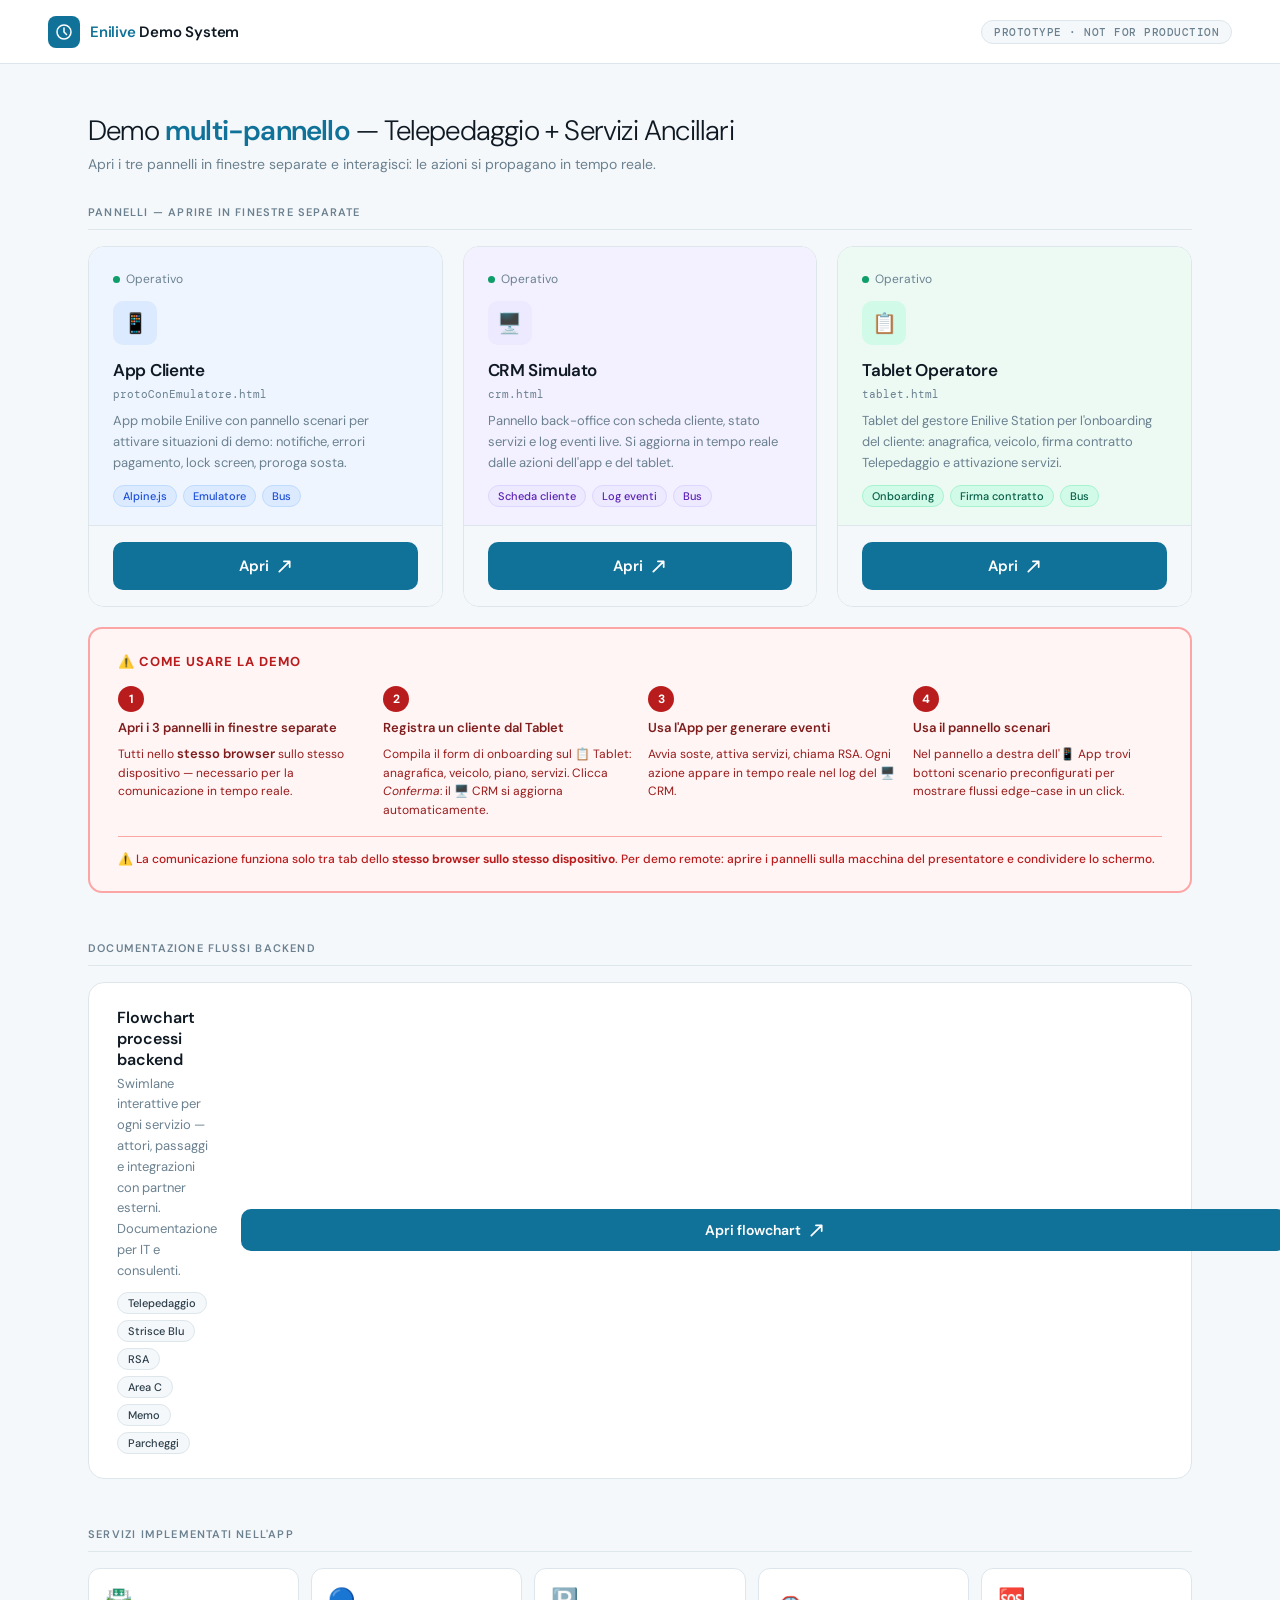
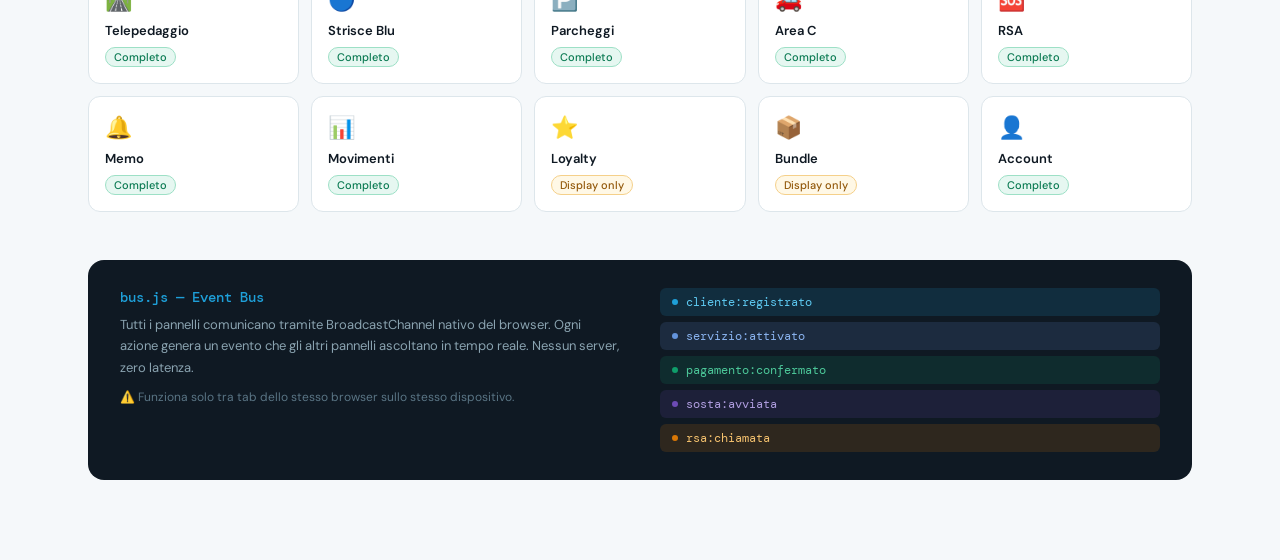
<file: index.html>
<!DOCTYPE html>
<html lang="it">
<head>
<meta charset="UTF-8">
<meta name="viewport" content="width=device-width, initial-scale=1.0">
<title>Enilive — Demo System</title>
<link href="https://fonts.googleapis.com/css2?family=DM+Sans:ital,opsz,wght@0,9..40,300;0,9..40,400;0,9..40,500;0,9..40,600;1,9..40,300&family=DM+Mono:wght@400;500&display=swap" rel="stylesheet">
<style>
  *, *::before, *::after { box-sizing: border-box; margin: 0; padding: 0; }

  :root {
    --teal:       #117299;
    --teal-dark:  #0d4f6f;
    --teal-light: #e6f4f9;
    --teal-mid:   #1e9fd8;
    --ink:        #0f1923;
    --ink-2:      #2c3e4a;
    --muted:      #6b8190;
    --border:     #dde6eb;
    --bg:         #f5f8fa;
    --white:      #ffffff;
    --green:      #0f9d6a;
    --amber:      #d97706;
    --purple:     #6d4bb5;
    --coral:      #d94f3d;
  }

  body {
    font-family: 'DM Sans', sans-serif;
    background: var(--bg);
    color: var(--ink);
    min-height: 100vh;
    overflow-x: hidden;
  }

  /* ── HEADER ── */
  header {
    background: var(--white);
    border-bottom: 1px solid var(--border);
    padding: 0 48px;
    height: 64px;
    display: flex;
    align-items: center;
    justify-content: space-between;
    position: sticky;
    top: 0;
    z-index: 100;
  }

  .logo {
    display: flex;
    align-items: center;
    gap: 10px;
  }

  .logo-mark {
    width: 32px;
    height: 32px;
    background: var(--teal);
    border-radius: 8px;
    display: flex;
    align-items: center;
    justify-content: center;
  }

  .logo-mark svg { width: 18px; height: 18px; }

  .logo-text {
    font-size: 15px;
    font-weight: 600;
    color: var(--ink);
    letter-spacing: -0.2px;
  }

  .logo-text span { color: var(--teal); }

  .header-badge {
    font-family: 'DM Mono', monospace;
    font-size: 11px;
    font-weight: 500;
    color: var(--muted);
    background: var(--bg);
    border: 1px solid var(--border);
    border-radius: 20px;
    padding: 4px 12px;
    letter-spacing: 0.5px;
  }

  /* ── MAIN ── */
  .main {
    max-width: 1200px;
    margin: 0 auto;
    padding: 48px 48px 80px;
  }

  /* ── TITOLO TOP ── */
  .page-title {
    margin-bottom: 32px;
  }

  .page-title h1 {
    font-size: 28px;
    font-weight: 300;
    color: var(--ink);
    letter-spacing: -0.8px;
    margin-bottom: 6px;
  }

  .page-title h1 strong {
    font-weight: 600;
    color: var(--teal);
  }

  .page-title p {
    font-size: 14px;
    color: var(--muted);
  }

  /* ── SECTION LABEL ── */
  .section-label {
    font-size: 11px;
    font-weight: 600;
    text-transform: uppercase;
    letter-spacing: 1.2px;
    color: var(--muted);
    margin-bottom: 16px;
    padding-bottom: 10px;
    border-bottom: 1px solid var(--border);
  }

  /* ── PANNELLI PRINCIPALI ── */
  .panels-grid {
    display: grid;
    grid-template-columns: repeat(3, 1fr);
    gap: 20px;
    margin-bottom: 20px;
  }

  .panel-card {
    background: var(--white);
    border: 1px solid var(--border);
    border-radius: 16px;
    overflow: hidden;
    transition: box-shadow 0.2s, transform 0.2s;
    display: flex;
    flex-direction: column;
  }

  .panel-card:hover {
    box-shadow: 0 8px 32px rgba(17, 114, 153, 0.12);
    transform: translateY(-2px);
  }

  .panel-card-top {
    padding: 24px 24px 18px;
    border-bottom: 1px solid var(--border);
    flex: 1;
  }

  .panel-icon {
    width: 44px;
    height: 44px;
    border-radius: 10px;
    display: flex;
    align-items: center;
    justify-content: center;
    margin-bottom: 14px;
    font-size: 20px;
  }

  .panel-card h3 {
    font-size: 17px;
    font-weight: 600;
    color: var(--ink);
    letter-spacing: -0.3px;
    margin-bottom: 6px;
  }

  .panel-card .filename {
    font-family: 'DM Mono', monospace;
    font-size: 11px;
    color: var(--muted);
    margin-bottom: 10px;
  }

  .panel-card p {
    font-size: 13px;
    color: var(--muted);
    line-height: 1.6;
    margin-bottom: 12px;
  }

  .tag-list {
    display: flex;
    flex-wrap: wrap;
    gap: 6px;
  }

  .tag {
    font-size: 11px;
    font-weight: 500;
    padding: 3px 9px;
    border-radius: 20px;
    border: 1px solid;
  }

  .panel-card-bottom {
    padding: 16px 24px;
    background: var(--bg);
  }

  .status-dot {
    display: flex;
    align-items: center;
    gap: 6px;
    font-size: 12px;
    color: var(--muted);
  }

  .dot { width: 7px; height: 7px; border-radius: 50%; }
  .dot.green  { background: var(--green); }
  .dot.amber  { background: var(--amber); }

  .open-btn {
    display: flex;
    align-items: center;
    justify-content: center;
    gap: 8px;
    width: 100%;
    font-size: 15px;
    font-weight: 600;
    color: var(--white);
    background: var(--teal);
    border: none;
    border-radius: 10px;
    padding: 14px;
    cursor: pointer;
    text-decoration: none;
    transition: background 0.15s;
  }

  .open-btn:hover { background: var(--teal-dark); }
  .open-btn svg { width: 15px; height: 15px; }

  /* ── COLORI PANNELLI ── */
  .c-blue   { background: #eef5ff; }
  .c-blue   .panel-icon { background: #dbeafe; }
  .c-green  { background: #edfaf4; }
  .c-green  .panel-icon { background: #d1fae9; }
  .c-purple { background: #f3f0ff; }
  .c-purple .panel-icon { background: #ede9fe; }

  .tag-blue   { background: #dbeafe; color: #1d4ed8; border-color: #bfdbfe; }
  .tag-green  { background: #d1fae9; color: #065f46; border-color: #a7f3d0; }
  .tag-purple { background: #ede9fe; color: #5b21b6; border-color: #ddd6fe; }

  /* ── GUIDA IN ROSSO ── */
  .guida {
    background: #fff5f5;
    border: 2px solid #fca5a5;
    border-radius: 14px;
    padding: 24px 28px;
    margin-bottom: 48px;
  }

  .guida-title {
    font-size: 13px;
    font-weight: 700;
    text-transform: uppercase;
    letter-spacing: 1px;
    color: #b91c1c;
    margin-bottom: 16px;
    display: flex;
    align-items: center;
    gap: 8px;
  }

  .guida-steps {
    display: grid;
    grid-template-columns: repeat(4, 1fr);
    gap: 16px;
  }

  .guida-step {
    display: flex;
    flex-direction: column;
    gap: 8px;
  }

  .guida-num {
    width: 26px;
    height: 26px;
    border-radius: 50%;
    background: #b91c1c;
    color: white;
    font-size: 12px;
    font-weight: 700;
    display: flex;
    align-items: center;
    justify-content: center;
    flex-shrink: 0;
  }

  .guida-step strong {
    font-size: 13px;
    font-weight: 600;
    color: #7f1d1d;
    line-height: 1.3;
  }

  .guida-step p {
    font-size: 12px;
    color: #991b1b;
    line-height: 1.55;
    margin: 0;
  }

  .guida-note {
    margin-top: 16px;
    padding-top: 14px;
    border-top: 1px solid #fca5a5;
    font-size: 12px;
    color: #b91c1c;
    font-weight: 500;
  }

  /* ── FLOWCHART ── */
  .flows-card {
    background: var(--white);
    border: 1px solid var(--border);
    border-radius: 16px;
    padding: 24px 28px;
    display: flex;
    align-items: center;
    justify-content: space-between;
    gap: 24px;
    margin-bottom: 48px;
    transition: box-shadow 0.2s;
  }

  .flows-card:hover { box-shadow: 0 4px 20px rgba(0,0,0,0.06); }

  .flows-info h3 {
    font-size: 16px;
    font-weight: 600;
    color: var(--ink);
    margin-bottom: 4px;
  }

  .flows-info p {
    font-size: 13px;
    color: var(--muted);
    line-height: 1.6;
  }

  .flows-chips {
    display: flex;
    flex-wrap: wrap;
    gap: 6px;
    margin-top: 10px;
  }

  .chip {
    font-size: 11px;
    font-weight: 500;
    background: var(--bg);
    border: 1px solid var(--border);
    color: var(--ink-2);
    padding: 3px 10px;
    border-radius: 20px;
  }

  /* ── SERVIZI ── */
  .services-grid {
    display: grid;
    grid-template-columns: repeat(5, 1fr);
    gap: 12px;
    margin-bottom: 48px;
  }

  .service-pill {
    background: var(--white);
    border: 1px solid var(--border);
    border-radius: 12px;
    padding: 16px;
    display: flex;
    flex-direction: column;
    align-items: flex-start;
    gap: 8px;
  }

  .service-pill .s-icon { font-size: 22px; }
  .service-pill .s-name { font-size: 13px; font-weight: 600; color: var(--ink); }

  .service-pill .s-status {
    font-size: 11px;
    padding: 2px 8px;
    border-radius: 20px;
    font-weight: 500;
  }

  .s-done { background: #e6f7f1; color: #0a7a52; border: 1px solid #9de0c6; }
  .s-wip  { background: #fff8e6; color: #92580a; border: 1px solid #f5d08a; }
  .s-todo { background: #f0f4f7; color: var(--muted); border: 1px solid var(--border); }

  /* ── BUS INFO ── */
  .bus-section {
    background: var(--ink);
    border-radius: 16px;
    padding: 28px 32px;
    display: flex;
    gap: 40px;
    align-items: flex-start;
  }

  .bus-left { flex: 1; }
  .bus-left h3 {
    font-family: 'DM Mono', monospace;
    font-size: 14px;
    font-weight: 500;
    color: var(--teal-mid);
    margin-bottom: 8px;
  }
  .bus-left p { font-size: 13px; color: #8aa3b0; line-height: 1.65; }

  .bus-events {
    flex: 1;
    display: flex;
    flex-direction: column;
    gap: 6px;
  }

  .bus-event {
    font-family: 'DM Mono', monospace;
    font-size: 12px;
    padding: 6px 12px;
    border-radius: 6px;
    display: flex;
    align-items: center;
    gap: 8px;
  }

  .bus-event .ev-dot { width: 6px; height: 6px; border-radius: 50%; flex-shrink: 0; }

  .ev-teal   { background: rgba(30,159,216,0.15); color: #5dc8f0; }
  .ev-teal   .ev-dot { background: #1e9fd8; }
  .ev-blue   { background: rgba(99,148,220,0.15); color: #8ab4f0; }
  .ev-blue   .ev-dot { background: #6394dc; }
  .ev-green  { background: rgba(15,157,106,0.15); color: #4dc99a; }
  .ev-green  .ev-dot { background: #0f9d6a; }
  .ev-purple { background: rgba(109,75,181,0.15); color: #b09ee0; }
  .ev-purple .ev-dot { background: #6d4bb5; }
  .ev-amber  { background: rgba(217,119,6,0.15); color: #f5c26e; }
  .ev-amber  .ev-dot { background: #d97706; }

  @keyframes fadeUp {
    from { opacity: 0; transform: translateY(10px); }
    to   { opacity: 1; transform: translateY(0); }
  }

  .panel-card { animation: fadeUp 0.4s ease both; }
  .panel-card:nth-child(2) { animation-delay: 0.06s; }
  .panel-card:nth-child(3) { animation-delay: 0.12s; }
</style>
</head>
<body>

<header>
  <div class="logo">
    <div class="logo-mark">
      <svg viewBox="0 0 18 18" fill="none">
        <circle cx="9" cy="9" r="7" stroke="white" stroke-width="1.5"/>
        <path d="M9 5v4l2.5 2.5" stroke="white" stroke-width="1.5" stroke-linecap="round"/>
      </svg>
    </div>
    <span class="logo-text"><span>Enilive</span> Demo System</span>
  </div>
  <span class="header-badge">PROTOTYPE · NOT FOR PRODUCTION</span>
</header>

<main class="main">

  <div class="page-title">
    <h1>Demo <strong>multi-pannello</strong> — Telepedaggio + Servizi Ancillari</h1>
    <p>Apri i tre pannelli in finestre separate e interagisci: le azioni si propagano in tempo reale.</p>
  </div>

  <!-- PANNELLI PRINCIPALI — PRIMA COSA -->
  <div class="section-label">Pannelli — aprire in finestre separate</div>
  <div class="panels-grid">

    <div class="panel-card">
      <div class="panel-card-top c-blue">
        <div class="status-dot" style="margin-bottom:14px;"><div class="dot green"></div> Operativo</div>
        <div class="panel-icon">📱</div>
        <h3>App Cliente</h3>
        <div class="filename">protoConEmulatore.html</div>
        <p>App mobile Enilive con pannello scenari per attivare situazioni di demo: notifiche, errori pagamento, lock screen, proroga sosta.</p>
        <div class="tag-list">
          <span class="tag tag-blue">Alpine.js</span>
          <span class="tag tag-blue">Emulatore</span>
          <span class="tag tag-blue">Bus</span>
        </div>
      </div>
      <div class="panel-card-bottom">
        <a href="protoConEmulatore.html" target="_blank" class="open-btn">
          Apri
          <svg viewBox="0 0 13 13" fill="none"><path d="M2 11L11 2M11 2H6M11 2v5" stroke="white" stroke-width="1.5" stroke-linecap="round" stroke-linejoin="round"/></svg>
        </a>
      </div>
    </div>

    <div class="panel-card">
      <div class="panel-card-top c-purple">
        <div class="status-dot" style="margin-bottom:14px;"><div class="dot green"></div> Operativo</div>
        <div class="panel-icon">🖥️</div>
        <h3>CRM Simulato</h3>
        <div class="filename">crm.html</div>
        <p>Pannello back-office con scheda cliente, stato servizi e log eventi live. Si aggiorna in tempo reale dalle azioni dell'app e del tablet.</p>
        <div class="tag-list">
          <span class="tag tag-purple">Scheda cliente</span>
          <span class="tag tag-purple">Log eventi</span>
          <span class="tag tag-purple">Bus</span>
        </div>
      </div>
      <div class="panel-card-bottom">
        <a href="crm.html" target="_blank" class="open-btn">
          Apri
          <svg viewBox="0 0 13 13" fill="none"><path d="M2 11L11 2M11 2H6M11 2v5" stroke="white" stroke-width="1.5" stroke-linecap="round" stroke-linejoin="round"/></svg>
        </a>
      </div>
    </div>

    <div class="panel-card">
      <div class="panel-card-top c-green">
        <div class="status-dot" style="margin-bottom:14px;"><div class="dot green"></div> Operativo</div>
        <div class="panel-icon">📋</div>
        <h3>Tablet Operatore</h3>
        <div class="filename">tablet.html</div>
        <p>Tablet del gestore Enilive Station per l'onboarding del cliente: anagrafica, veicolo, firma contratto Telepedaggio e attivazione servizi.</p>
        <div class="tag-list">
          <span class="tag tag-green">Onboarding</span>
          <span class="tag tag-green">Firma contratto</span>
          <span class="tag tag-green">Bus</span>
        </div>
      </div>
      <div class="panel-card-bottom">
        <a href="tablet.html" target="_blank" class="open-btn">
          Apri
          <svg viewBox="0 0 13 13" fill="none"><path d="M2 11L11 2M11 2H6M11 2v5" stroke="white" stroke-width="1.5" stroke-linecap="round" stroke-linejoin="round"/></svg>
        </a>
      </div>
    </div>

  </div>

  <!-- GUIDA IN ROSSO -->
  <div class="guida">
    <div class="guida-title">⚠️ Come usare la demo</div>
    <div class="guida-steps">

      <div class="guida-step">
        <div class="guida-num">1</div>
        <strong>Apri i 3 pannelli in finestre separate</strong>
        <p>Tutti nello <strong>stesso browser</strong> sullo stesso dispositivo — necessario per la comunicazione in tempo reale.</p>
      </div>

      <div class="guida-step">
        <div class="guida-num">2</div>
        <strong>Registra un cliente dal Tablet</strong>
        <p>Compila il form di onboarding sul 📋 Tablet: anagrafica, veicolo, piano, servizi. Clicca <em>Conferma</em>: il 🖥️ CRM si aggiorna automaticamente.</p>
      </div>

      <div class="guida-step">
        <div class="guida-num">3</div>
        <strong>Usa l'App per generare eventi</strong>
        <p>Avvia soste, attiva servizi, chiama RSA. Ogni azione appare in tempo reale nel log del 🖥️ CRM.</p>
      </div>

      <div class="guida-step">
        <div class="guida-num">4</div>
        <strong>Usa il pannello scenari</strong>
        <p>Nel pannello a destra dell'📱 App trovi bottoni scenario preconfigurati per mostrare flussi edge-case in un click.</p>
      </div>

    </div>
    <div class="guida-note">
      ⚠️ La comunicazione funziona solo tra tab dello <strong>stesso browser sullo stesso dispositivo</strong>. Per demo remote: aprire i pannelli sulla macchina del presentatore e condividere lo schermo.
    </div>
  </div>

  <!-- FLOWCHART -->
  <div class="section-label">Documentazione flussi backend</div>
  <div class="flows-card">
    <div class="flows-info">
      <h3>Flowchart processi backend</h3>
      <p>Swimlane interattive per ogni servizio — attori, passaggi e integrazioni con partner esterni. Documentazione per IT e consulenti.</p>
      <div class="flows-chips">
        <span class="chip">Telepedaggio</span>
        <span class="chip">Strisce Blu</span>
        <span class="chip">RSA</span>
        <span class="chip">Area C</span>
        <span class="chip">Memo</span>
        <span class="chip">Parcheggi</span>
      </div>
    </div>
    <a href="flows.html" target="_blank" class="open-btn" style="flex-shrink:0; padding: 12px 24px; font-size: 14px;">
      Apri flowchart
      <svg viewBox="0 0 13 13" fill="none"><path d="M2 11L11 2M11 2H6M11 2v5" stroke="white" stroke-width="1.5" stroke-linecap="round" stroke-linejoin="round"/></svg>
    </a>
  </div>

  <!-- SERVIZI -->
  <div class="section-label">Servizi implementati nell'app</div>
  <div class="services-grid">
    <div class="service-pill">
      <div class="s-icon">🛣️</div>
      <div class="s-name">Telepedaggio</div>
      <span class="s-status s-done">Completo</span>
    </div>
    <div class="service-pill">
      <div class="s-icon">🔵</div>
      <div class="s-name">Strisce Blu</div>
      <span class="s-status s-done">Completo</span>
    </div>
    <div class="service-pill">
      <div class="s-icon">🅿️</div>
      <div class="s-name">Parcheggi</div>
      <span class="s-status s-done">Completo</span>
    </div>
    <div class="service-pill">
      <div class="s-icon">🚗</div>
      <div class="s-name">Area C</div>
      <span class="s-status s-done">Completo</span>
    </div>
    <div class="service-pill">
      <div class="s-icon">🆘</div>
      <div class="s-name">RSA</div>
      <span class="s-status s-done">Completo</span>
    </div>
    <div class="service-pill">
      <div class="s-icon">🔔</div>
      <div class="s-name">Memo</div>
      <span class="s-status s-done">Completo</span>
    </div>
    <div class="service-pill">
      <div class="s-icon">📊</div>
      <div class="s-name">Movimenti</div>
      <span class="s-status s-done">Completo</span>
    </div>
    <div class="service-pill">
      <div class="s-icon">⭐</div>
      <div class="s-name">Loyalty</div>
      <span class="s-status s-wip">Display only</span>
    </div>
    <div class="service-pill">
      <div class="s-icon">📦</div>
      <div class="s-name">Bundle</div>
      <span class="s-status s-wip">Display only</span>
    </div>
    <div class="service-pill">
      <div class="s-icon">👤</div>
      <div class="s-name">Account</div>
      <span class="s-status s-done">Completo</span>
    </div>
  </div>

  <!-- EVENT BUS -->
  <div class="bus-section">
    <div class="bus-left">
      <h3>bus.js — Event Bus</h3>
      <p>Tutti i pannelli comunicano tramite BroadcastChannel nativo del browser. Ogni azione genera un evento che gli altri pannelli ascoltano in tempo reale. Nessun server, zero latenza.</p>
      <p style="margin-top: 10px; font-size: 12px; color: #5a7585;">⚠️ Funziona solo tra tab dello stesso browser sullo stesso dispositivo.</p>
    </div>
    <div class="bus-events">
      <div class="bus-event ev-teal"><div class="ev-dot"></div>cliente:registrato</div>
      <div class="bus-event ev-blue"><div class="ev-dot"></div>servizio:attivato</div>
      <div class="bus-event ev-green"><div class="ev-dot"></div>pagamento:confermato</div>
      <div class="bus-event ev-purple"><div class="ev-dot"></div>sosta:avviata</div>
      <div class="bus-event ev-amber"><div class="ev-dot"></div>rsa:chiamata</div>
    </div>
  </div>

</main>

</body>
</html>
</file>
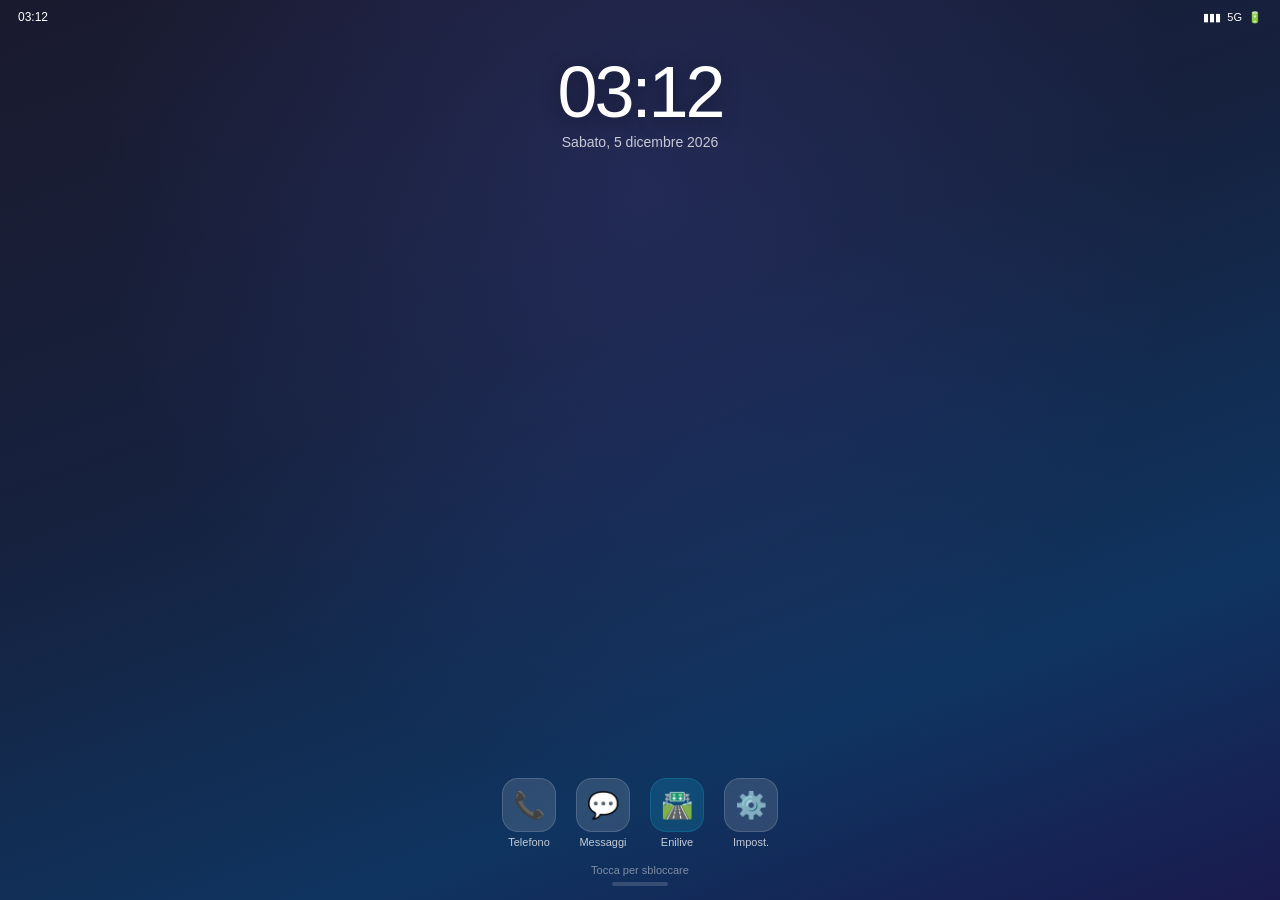
<file: android-home.html>
<!doctype html>
<html lang="it">
<head>
  <meta charset="utf-8">
  <meta name="viewport" content="width=device-width, initial-scale=1">
  <title>Android Home</title>
  <style>
    * { margin: 0; padding: 0; box-sizing: border-box; }

    body {
      width: 100%; height: 100vh;
      background: linear-gradient(160deg, #1a1a2e 0%, #16213e 40%, #0f3460 75%, #1a1a4e 100%);
      font-family: 'Google Sans', 'Roboto', Arial, sans-serif;
      color: #fff;
      overflow: hidden;
      position: relative;
      user-select: none;
      -webkit-user-select: none;
    }

    /* Overlay scuro per profondità */
    body::before {
      content: '';
      position: absolute; inset: 0;
      background: radial-gradient(ellipse at 50% 20%, rgba(99,102,241,0.15) 0%, transparent 60%);
      pointer-events: none;
    }

    /* ── STATUS BAR ── */
    .statusbar {
      display: flex; justify-content: space-between; align-items: center;
      padding: 10px 18px 0;
      font-size: 12px; font-weight: 500;
      position: relative; z-index: 10;
    }
    .statusbar .icons { display: flex; gap: 6px; align-items: center; font-size: 11px; }

    /* ── OROLOGIO ── */
    .clock-wrap {
      text-align: center;
      margin-top: 32px;
      position: relative; z-index: 10;
    }
    .clock-wrap .clock-time {
      font-size: 72px; font-weight: 100; letter-spacing: -3px;
      line-height: 1; text-shadow: 0 2px 20px rgba(0,0,0,0.4);
    }
    .clock-wrap .clock-date {
      font-size: 14px; opacity: 0.75; margin-top: 6px; font-weight: 400;
    }

    /* ── AREA NOTIFICHE ── */
    .notif-area {
      position: absolute;
      top: 155px; left: 12px; right: 12px;
      z-index: 20;
      display: flex; flex-direction: column; gap: 8px;
    }

    .notif-card {
      display: flex; align-items: flex-start; gap: 10px;
      background: rgba(255,255,255,0.12);
      backdrop-filter: blur(24px) saturate(180%);
      -webkit-backdrop-filter: blur(24px) saturate(180%);
      border: 1px solid rgba(255,255,255,0.18);
      border-radius: 16px;
      padding: 12px 14px;
      cursor: pointer;
      transition: transform 0.15s, background 0.15s;
      animation: slideIn 0.35s cubic-bezier(0.34,1.56,0.64,1) both;
    }
    .notif-card:active { transform: scale(0.97); background: rgba(255,255,255,0.18); }

    @keyframes slideIn {
      from { transform: translateY(-16px) scale(0.96); opacity: 0; }
      to   { transform: translateY(0) scale(1);  opacity: 1; }
    }

    .notif-icon-wrap {
      width: 38px; height: 38px; border-radius: 12px;
      background: #25d366;
      display: flex; align-items: center; justify-content: center;
      font-size: 20px; flex-shrink: 0;
    }
    .notif-icon-wrap.enilive { background: #117299; }

    .notif-body { flex: 1; min-width: 0; }
    .notif-app-name { font-size: 11px; opacity: 0.65; margin-bottom: 2px; }
    .notif-title { font-size: 13px; font-weight: 600; }
    .notif-preview {
      font-size: 12px; opacity: 0.8; margin-top: 3px;
      white-space: nowrap; overflow: hidden; text-overflow: ellipsis;
    }
    .notif-time { font-size: 10px; opacity: 0.5; white-space: nowrap; align-self: flex-start; margin-top: 2px; }

    .notif-dismiss {
      position: absolute; top: 6px; right: 8px;
      font-size: 14px; opacity: 0.4; cursor: pointer;
      padding: 4px;
      line-height: 1;
    }
    .notif-dismiss:hover { opacity: 0.8; }
    .notif-card { position: relative; }

    /* ── ICONE APP (dock) ── */
    .app-dock {
      position: absolute;
      bottom: 52px; left: 0; right: 0;
      display: flex; justify-content: center; gap: 20px;
    }
    .app-icon {
      width: 54px; text-align: center;
    }
    .app-icon-face {
      width: 54px; height: 54px; border-radius: 16px;
      background: rgba(255,255,255,0.13);
      border: 1px solid rgba(255,255,255,0.15);
      display: flex; align-items: center; justify-content: center;
      font-size: 26px; margin-bottom: 4px;
    }
    .app-icon-label { font-size: 11px; opacity: 0.75; }

    /* ── HINT INFERIORE ── */
    .bottom-hint {
      position: absolute; bottom: 14px; left: 0; right: 0;
      text-align: center; font-size: 11px; opacity: 0.45;
    }
    .pill-bar {
      width: 56px; height: 4px;
      background: rgba(255,255,255,0.35); border-radius: 2px;
      margin: 6px auto 0;
    }
  </style>
</head>
<body>

<!-- Status bar -->
<div class="statusbar">
  <span id="statusTime">09:41</span>
  <div class="icons">
    <span>▮▮▮</span>
    <span>5G</span>
    <span>🔋</span>
  </div>
</div>

<!-- Orologio -->
<div class="clock-wrap">
  <div class="clock-time" id="clockTime">09:41</div>
  <div class="clock-date" id="clockDate">Lunedì, 13 aprile 2026</div>
</div>

<!-- Notifiche -->
<div class="notif-area" id="notifArea"></div>

<!-- App dock -->
<div class="app-dock">
  <div class="app-icon">
    <div class="app-icon-face">📞</div>
    <div class="app-icon-label">Telefono</div>
  </div>
  <div class="app-icon">
    <div class="app-icon-face">💬</div>
    <div class="app-icon-label">Messaggi</div>
  </div>
  <div class="app-icon" id="iconEnilive" style="cursor:pointer">
    <div class="app-icon-face" style="background:rgba(17,114,153,0.4);border-color:rgba(17,114,153,0.6)">🛣️</div>
    <div class="app-icon-label">Enilive</div>
  </div>
  <div class="app-icon">
    <div class="app-icon-face">⚙️</div>
    <div class="app-icon-label">Impost.</div>
  </div>
</div>

<!-- Hint swipe -->
<div class="bottom-hint">
  Tocca per sbloccare
  <div class="pill-bar"></div>
</div>

<script src="bus.js"></script>
<script>
  /* ── CLOCK ── */
  const GIORNI = ['Domenica','Lunedì','Martedì','Mercoledì','Giovedì','Venerdì','Sabato'];
  const MESI   = ['gennaio','febbraio','marzo','aprile','maggio','giugno','luglio','agosto','settembre','ottobre','novembre','dicembre'];

  function updateClock() {
    const now = new Date();
    const hh  = String(now.getHours()).padStart(2,'0');
    const mm  = String(now.getMinutes()).padStart(2,'0');
    const t   = hh + ':' + mm;
    document.getElementById('clockTime').textContent = t;
    document.getElementById('statusTime').textContent = t;
    document.getElementById('clockDate').textContent =
      GIORNI[now.getDay()] + ', ' + now.getDate() + ' ' + MESI[now.getMonth()] + ' ' + now.getFullYear();
  }
  updateClock();
  setInterval(updateClock, 10000);

  /* ── NOTIFICHE ── */
  function nowTime() {
    const n = new Date();
    return String(n.getHours()).padStart(2,'0') + ':' + String(n.getMinutes()).padStart(2,'0');
  }

  function addNotifica(p) {
    const area = document.getElementById('notifArea');
    const card = document.createElement('div');
    card.className = 'notif-card';
    card.dataset.smsId = p.id || '';
    card.innerHTML = `
      <div class="notif-icon-wrap enilive">✉️</div>
      <div class="notif-body">
        <div class="notif-app-name">Messaggi · Enilive</div>
        <div class="notif-title">Nuovo messaggio</div>
        <div class="notif-preview">${p.preview || 'Hai ricevuto un messaggio da Enilive'}</div>
      </div>
      <div class="notif-time">${nowTime()}</div>
      <div class="notif-dismiss" title="Ignora">✕</div>
    `;

    // Tap sulla card → apre l'app
    card.addEventListener('click', (e) => {
      if (e.target.classList.contains('notif-dismiss')) return;
      apriApp(p);
    });

    // Dismiss
    card.querySelector('.notif-dismiss').addEventListener('click', (e) => {
      e.stopPropagation();
      card.style.transition = 'opacity 0.2s, transform 0.2s';
      card.style.opacity = '0';
      card.style.transform = 'translateX(60px)';
      setTimeout(() => card.remove(), 200);
    });

    area.prepend(card);
  }

  function apriApp(smsPayload) {
    // Chiede al parent (protoConEmulatore) di tornare a proto-app
    try {
      if (window.parent && typeof window.parent.tornaAllApp === 'function') {
        window.parent.tornaAllApp(smsPayload);
      }
    } catch(_) {
      // Fallback: naviga direttamente
      window.location.href = 'proto-app.html';
    }
  }

  // Tap sull'icona Enilive nel dock
  document.getElementById('iconEnilive').addEventListener('click', () => {
    apriApp(null);
  });

  /* ── BUS: ascolta SMS in arrivo ── */
  if (typeof Bus !== 'undefined') {
    Bus.on('sms:outbound', (p) => addNotifica(p));
  }

  /* ── SMS pendente passato via localStorage ── */
  try {
    const raw = localStorage.getItem('androidPendingSms');
    if (raw) {
      addNotifica(JSON.parse(raw));
      localStorage.removeItem('androidPendingSms');
    }
  } catch(_) {}
</script>
</body>
</html>
</file>
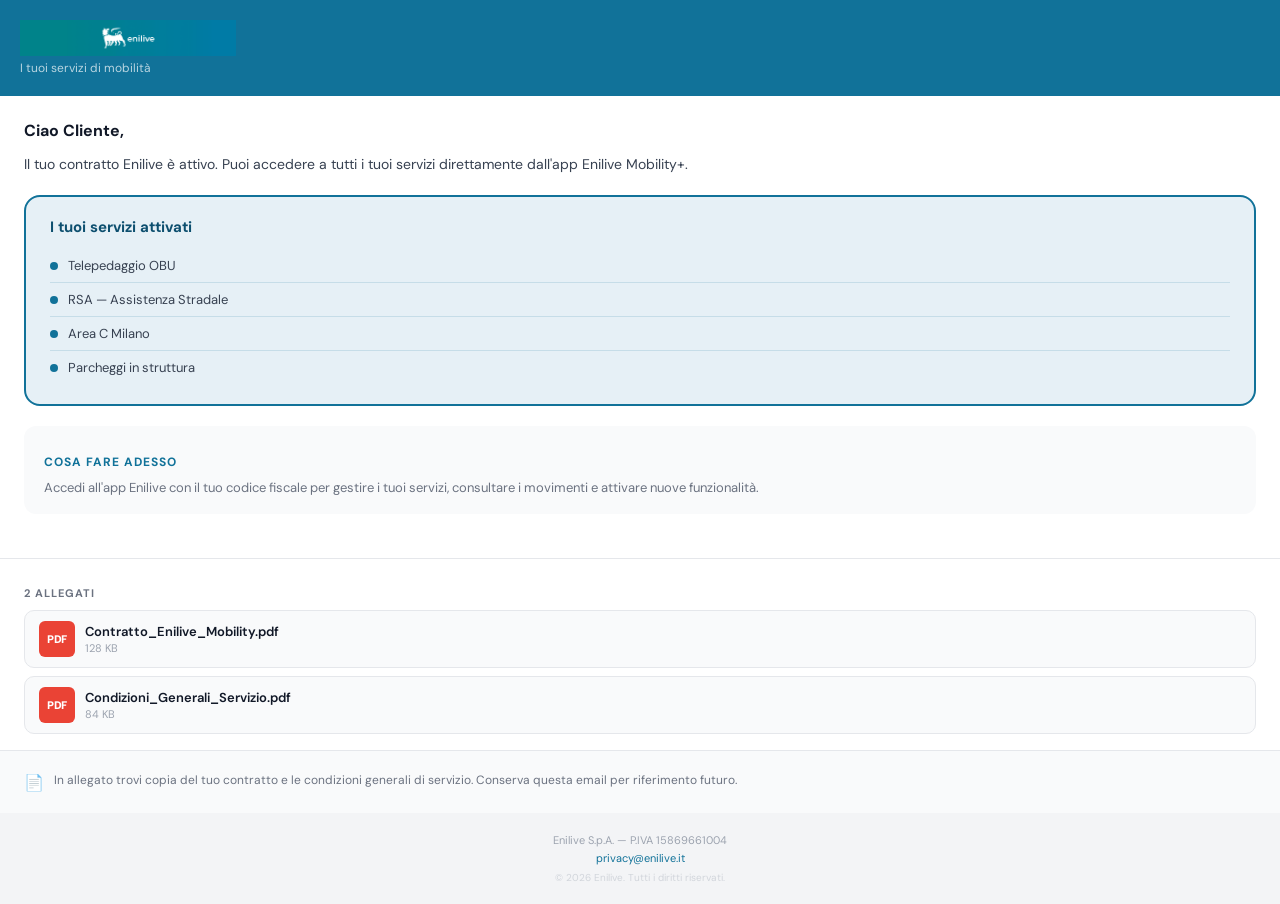
<file: email-benvenuto.html>
<!DOCTYPE html>
<html lang="it">
<head>
  <meta charset="UTF-8">
  <meta name="viewport" content="width=device-width, initial-scale=1.0">
  <title>Benvenuto in Enilive</title>
  <link href="https://fonts.googleapis.com/css2?family=DM+Sans:wght@400;500;700;900&display=swap" rel="stylesheet">
  <style>
    *, *::before, *::after { box-sizing: border-box; }

    body {
      margin: 0;
      padding: 0;
      background: #ffffff;
      font-family: 'DM Sans', sans-serif;
      color: #111827;
    }

    .email-header {
      background: #117299;
      padding: 20px;
    }

    .email-header .tagline {
      color: rgba(255, 255, 255, 0.7);
      font-size: 12px;
      margin-top: 4px;
    }

    .email-body {
      padding: 24px;
      background: #ffffff;
    }

    .email-body .greeting {
      font-size: 16px;
      font-weight: 700;
      margin: 0 0 12px 0;
    }

    .email-body .description {
      font-size: 14px;
      color: #374151;
      line-height: 1.6;
      margin: 0 0 20px 0;
    }

    .welcome-box {
      background: #e6f0f6;
      border-radius: 16px;
      padding: 20px 24px;
      border: 2px solid #117299;
      margin-bottom: 20px;
    }

    .welcome-box .title {
      color: #0d4f6f;
      font-size: 15px;
      font-weight: 700;
      margin: 0 0 12px 0;
    }

    .service-row {
      display: flex;
      align-items: center;
      gap: 10px;
      padding: 8px 0;
      border-bottom: 1px solid rgba(17, 114, 153, 0.15);
      font-size: 13px;
      color: #374151;
    }

    .service-row:last-child {
      border-bottom: none;
    }

    .service-row .dot {
      width: 8px;
      height: 8px;
      border-radius: 50%;
      background: #117299;
      flex-shrink: 0;
    }

    .info-box {
      background: #f9fafb;
      border-radius: 12px;
      padding: 16px 20px;
      margin-bottom: 20px;
    }

    .info-box .info-title {
      font-size: 12px;
      font-weight: 700;
      color: #117299;
      letter-spacing: 1px;
      text-transform: uppercase;
      margin-bottom: 8px;
    }

    .info-box .info-text {
      font-size: 13px;
      color: #6b7280;
      line-height: 1.5;
      margin: 0;
    }

    .attachments {
      padding: 16px 24px;
      background: #ffffff;
      border-top: 1px solid #e5e7eb;
    }

    .attachments-title {
      font-size: 11px;
      font-weight: 700;
      color: #6b7280;
      letter-spacing: 1px;
      text-transform: uppercase;
      margin-bottom: 10px;
    }

    .attachment-chip {
      display: flex;
      align-items: center;
      gap: 10px;
      background: #f9fafb;
      border: 1px solid #e5e7eb;
      border-radius: 10px;
      padding: 10px 14px;
      margin-bottom: 8px;
      cursor: default;
    }

    .attachment-chip:last-child {
      margin-bottom: 0;
    }

    .attachment-icon {
      width: 36px;
      height: 36px;
      background: #EA4335;
      border-radius: 6px;
      display: flex;
      align-items: center;
      justify-content: center;
      flex-shrink: 0;
      font-size: 11px;
      font-weight: 900;
      color: white;
      letter-spacing: -0.5px;
    }

    .attachment-info {
      flex: 1;
      min-width: 0;
    }

    .attachment-name {
      font-size: 13px;
      font-weight: 600;
      color: #111827;
      white-space: nowrap;
      overflow: hidden;
      text-overflow: ellipsis;
    }

    .attachment-size {
      font-size: 11px;
      color: #9ca3af;
      margin-top: 1px;
    }

    .email-security {
      padding: 20px 24px;
      background: #f9fafb;
      border-top: 1px solid #e5e7eb;
      display: flex;
      gap: 10px;
      align-items: flex-start;
    }

    .email-security .icon {
      font-size: 16px;
      flex-shrink: 0;
      margin-top: 1px;
    }

    .email-security .text {
      font-size: 12px;
      color: #6b7280;
      line-height: 1.5;
      margin: 0;
    }

    .email-footer {
      padding: 20px 24px;
      background: #f3f4f6;
      text-align: center;
    }

    .email-footer .company {
      font-size: 11px;
      color: #9ca3af;
      margin: 0 0 4px 0;
    }

    .email-footer .privacy {
      font-size: 11px;
      color: #117299;
      margin: 0 0 6px 0;
    }

    .email-footer .copyright {
      font-size: 10px;
      color: #d1d5db;
      margin: 0;
    }
  </style>
</head>
<body>

  <div class="email-header">
    <img src="enilive-logo.png" alt="Enilive" style="height:36px;display:block;margin-bottom:4px;">
    <div class="tagline">I tuoi servizi di mobilità</div>
  </div>

  <div class="email-body">
    <p class="greeting" id="greeting">Ciao Cliente,</p>
    <p class="description">
      Il tuo contratto Enilive è attivo. Puoi accedere a tutti i tuoi servizi
      direttamente dall'app Enilive Mobility+.
    </p>

    <div class="welcome-box">
      <p class="title">I tuoi servizi attivati</p>
      <div class="service-row"><span class="dot"></span> Telepedaggio OBU</div>
      <div class="service-row"><span class="dot"></span> RSA — Assistenza Stradale</div>
      <div class="service-row"><span class="dot"></span> Area C Milano</div>
      <div class="service-row"><span class="dot"></span> Parcheggi in struttura</div>
    </div>

    <div class="info-box">
      <p class="info-title">Cosa fare adesso</p>
      <p class="info-text">
        Accedi all'app Enilive con il tuo codice fiscale per gestire i tuoi servizi,
        consultare i movimenti e attivare nuove funzionalità.
      </p>
    </div>
  </div>

  <div class="attachments">
    <p class="attachments-title">2 allegati</p>
    <div class="attachment-chip">
      <div class="attachment-icon">PDF</div>
      <div class="attachment-info">
        <div class="attachment-name">Contratto_Enilive_Mobility.pdf</div>
        <div class="attachment-size">128 KB</div>
      </div>
    </div>
    <div class="attachment-chip">
      <div class="attachment-icon">PDF</div>
      <div class="attachment-info">
        <div class="attachment-name">Condizioni_Generali_Servizio.pdf</div>
        <div class="attachment-size">84 KB</div>
      </div>
    </div>
  </div>

  <div class="email-security">
    <span class="icon">📄</span>
    <p class="text">
      In allegato trovi copia del tuo contratto e le condizioni generali di servizio.
      Conserva questa email per riferimento futuro.
    </p>
  </div>

  <div class="email-footer">
    <p class="company">Enilive S.p.A. — P.IVA 15869661004</p>
    <p class="privacy">privacy@enilive.it</p>
    <p class="copyright">© 2026 Enilive. Tutti i diritti riservati.</p>
  </div>

  <script>
    const params = new URLSearchParams(window.location.search);
    const nome = params.get('nome') || 'Cliente';
    document.getElementById('greeting').textContent = 'Ciao ' + nome + ',';
  </script>

</body>
</html>
</file>
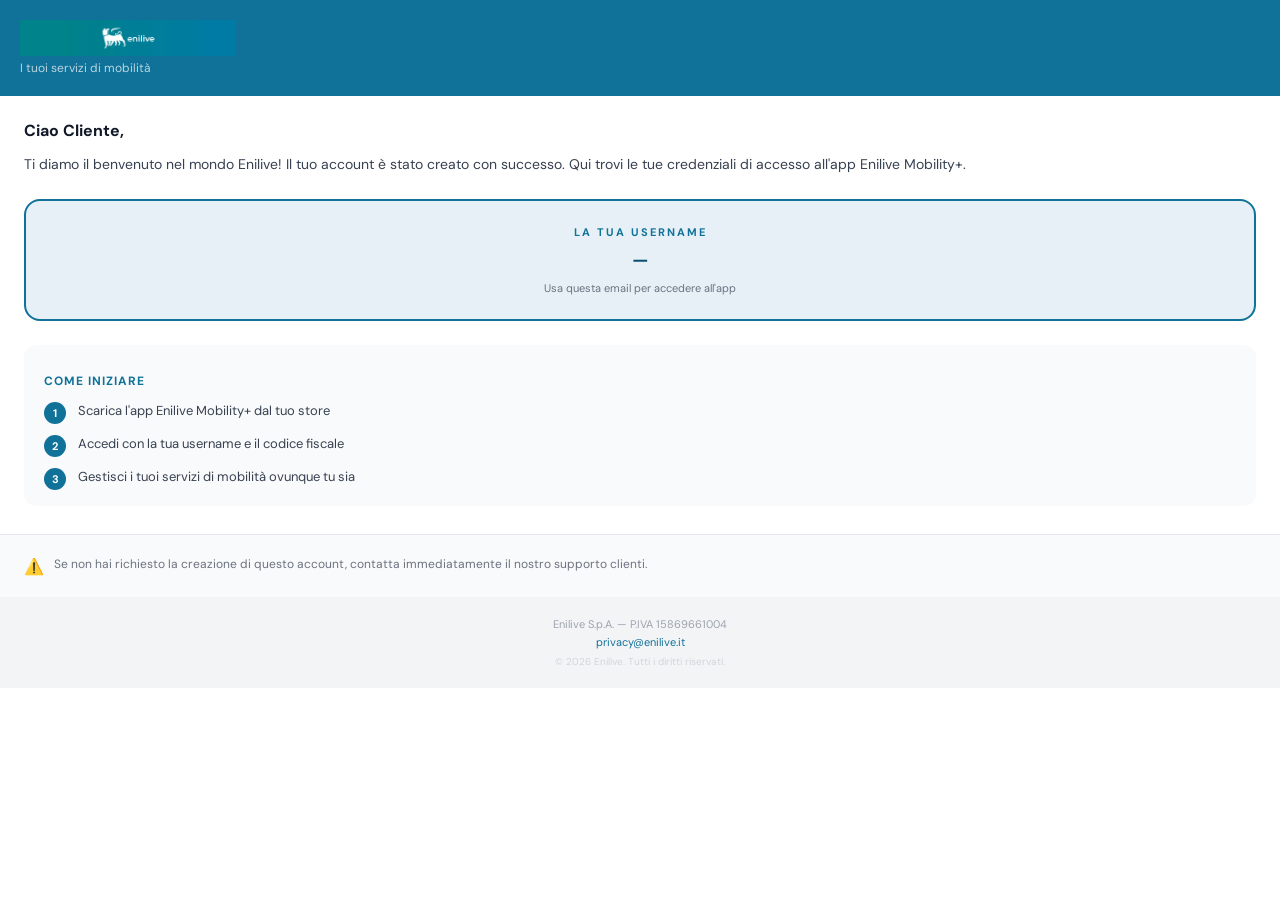
<file: email-onboarding.html>
<!DOCTYPE html>
<html lang="it">
<head>
  <meta charset="UTF-8">
  <meta name="viewport" content="width=device-width, initial-scale=1.0">
  <title>Benvenuto in Enilive</title>
  <link href="https://fonts.googleapis.com/css2?family=DM+Sans:wght@400;500;700;900&display=swap" rel="stylesheet">
  <style>
    *, *::before, *::after { box-sizing: border-box; }

    body {
      margin: 0;
      padding: 0;
      background: #ffffff;
      font-family: 'DM Sans', sans-serif;
      color: #111827;
    }

    .email-header {
      background: #117299;
      padding: 20px;
    }

    .email-header .tagline {
      color: rgba(255, 255, 255, 0.7);
      font-size: 12px;
      margin-top: 4px;
    }

    .email-body {
      padding: 24px;
      background: #ffffff;
    }

    .email-body .greeting {
      font-size: 16px;
      font-weight: 700;
      margin: 0 0 12px 0;
    }

    .email-body .description {
      font-size: 14px;
      color: #374151;
      line-height: 1.6;
      margin: 0 0 24px 0;
    }

    .username-box {
      margin: 0 auto 24px auto;
      background: #e6f0f6;
      border-radius: 16px;
      padding: 24px;
      border: 2px solid #117299;
      text-align: center;
    }

    .username-label {
      color: #117299;
      font-size: 11px;
      font-weight: 700;
      letter-spacing: 2px;
      text-transform: uppercase;
      margin-bottom: 10px;
    }

    .username-value {
      font-size: 18px;
      font-weight: 700;
      color: #0d4f6f;
      word-break: break-all;
      line-height: 1.3;
    }

    .username-sub {
      color: #6b7280;
      font-size: 11px;
      margin-top: 8px;
    }

    .steps-box {
      background: #f9fafb;
      border-radius: 12px;
      padding: 16px 20px;
      margin-bottom: 4px;
    }

    .steps-title {
      font-size: 12px;
      font-weight: 700;
      color: #117299;
      letter-spacing: 1px;
      text-transform: uppercase;
      margin-bottom: 12px;
    }

    .step-row {
      display: flex;
      align-items: flex-start;
      gap: 12px;
      margin-bottom: 10px;
    }

    .step-row:last-child {
      margin-bottom: 0;
    }

    .step-num {
      width: 22px;
      height: 22px;
      border-radius: 50%;
      background: #117299;
      color: white;
      font-size: 11px;
      font-weight: 700;
      display: flex;
      align-items: center;
      justify-content: center;
      flex-shrink: 0;
      margin-top: 1px;
    }

    .step-text {
      font-size: 13px;
      color: #374151;
      line-height: 1.5;
    }

    .email-security {
      padding: 20px 24px;
      background: #f9fafb;
      border-top: 1px solid #e5e7eb;
      display: flex;
      gap: 10px;
      align-items: flex-start;
    }

    .email-security .icon {
      font-size: 16px;
      flex-shrink: 0;
      margin-top: 1px;
    }

    .email-security .text {
      font-size: 12px;
      color: #6b7280;
      line-height: 1.5;
      margin: 0;
    }

    .email-footer {
      padding: 20px 24px;
      background: #f3f4f6;
      text-align: center;
    }

    .email-footer .company {
      font-size: 11px;
      color: #9ca3af;
      margin: 0 0 4px 0;
    }

    .email-footer .privacy {
      font-size: 11px;
      color: #117299;
      margin: 0 0 6px 0;
    }

    .email-footer .copyright {
      font-size: 10px;
      color: #d1d5db;
      margin: 0;
    }
  </style>
</head>
<body>

  <div class="email-header">
    <img src="enilive-logo.png" alt="Enilive" style="height:36px;display:block;margin-bottom:4px;">
    <div class="tagline">I tuoi servizi di mobilità</div>
  </div>

  <div class="email-body">
    <p class="greeting" id="greeting">Ciao Cliente,</p>
    <p class="description">
      Ti diamo il benvenuto nel mondo Enilive! Il tuo account è stato creato con successo.
      Qui trovi le tue credenziali di accesso all'app Enilive Mobility+.
    </p>

    <div class="username-box">
      <div class="username-label">La tua username</div>
      <div class="username-value" id="username-value">—</div>
      <div class="username-sub">Usa questa email per accedere all'app</div>
    </div>

    <div class="steps-box">
      <p class="steps-title">Come iniziare</p>
      <div class="step-row">
        <div class="step-num">1</div>
        <div class="step-text">Scarica l'app Enilive Mobility+ dal tuo store</div>
      </div>
      <div class="step-row">
        <div class="step-num">2</div>
        <div class="step-text">Accedi con la tua username e il codice fiscale</div>
      </div>
      <div class="step-row">
        <div class="step-num">3</div>
        <div class="step-text">Gestisci i tuoi servizi di mobilità ovunque tu sia</div>
      </div>
    </div>
  </div>

  <div class="email-security">
    <span class="icon">⚠️</span>
    <p class="text">
      Se non hai richiesto la creazione di questo account, contatta immediatamente
      il nostro supporto clienti.
    </p>
  </div>

  <div class="email-footer">
    <p class="company">Enilive S.p.A. — P.IVA 15869661004</p>
    <p class="privacy">privacy@enilive.it</p>
    <p class="copyright">© 2026 Enilive. Tutti i diritti riservati.</p>
  </div>

  <script>
    const params = new URLSearchParams(window.location.search);
    const nome = params.get('nome') || 'Cliente';
    const username = params.get('username') || '—';

    document.getElementById('greeting').textContent = 'Ciao ' + nome + ',';
    document.getElementById('username-value').textContent = username;
  </script>

</body>
</html>
</file>
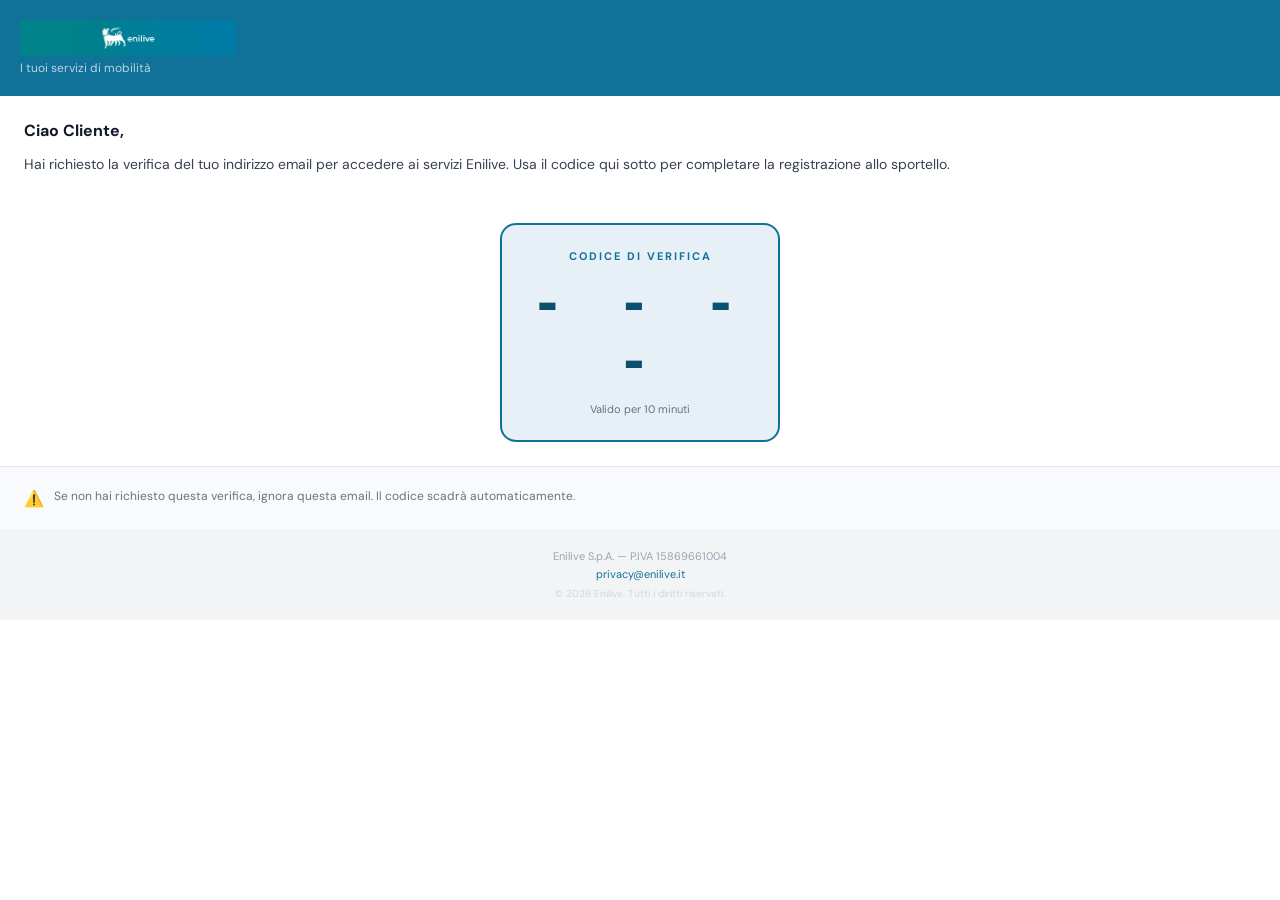
<file: email-otp.html>
<!DOCTYPE html>
<html lang="it">
<head>
  <meta charset="UTF-8">
  <meta name="viewport" content="width=device-width, initial-scale=1.0">
  <title>Email OTP Enilive</title>
  <link href="https://fonts.googleapis.com/css2?family=DM+Sans:wght@400;500;700;900&display=swap" rel="stylesheet">
  <style>
    *, *::before, *::after { box-sizing: border-box; }

    body {
      margin: 0;
      padding: 0;
      background: #ffffff;
      font-family: 'DM Sans', sans-serif;
      color: #111827;
    }

    .email-header {
      background: #117299;
      padding: 20px;
    }

    .email-header .logo {
      color: #ffffff;
      font-size: 22px;
      font-weight: 700;
      line-height: 1.2;
    }

    .email-header .tagline {
      color: rgba(255, 255, 255, 0.7);
      font-size: 12px;
      margin-top: 4px;
    }

    .email-body {
      padding: 24px;
      background: #ffffff;
    }

    .email-body .greeting {
      font-size: 16px;
      font-weight: 700;
      margin: 0 0 12px 0;
    }

    .email-body .description {
      font-size: 14px;
      color: #374151;
      line-height: 1.6;
      margin: 0;
    }

    .otp-box {
      margin: 24px auto;
      max-width: 280px;
      background: #e6f0f6;
      border-radius: 16px;
      padding: 24px;
      border: 2px solid #117299;
      text-align: center;
    }

    .otp-label-top {
      color: #117299;
      font-size: 11px;
      font-weight: 700;
      letter-spacing: 2px;
      text-transform: uppercase;
      margin-bottom: 12px;
    }

    .otp-code {
      font-size: 52px;
      font-weight: 900;
      color: #0d4f6f;
      font-family: monospace;
      letter-spacing: 12px;
      line-height: 1.1;
      margin: 0;
    }

    .otp-label-bottom {
      color: #6b7280;
      font-size: 11px;
      margin-top: 12px;
    }

    .email-security {
      padding: 20px 24px;
      background: #f9fafb;
      border-top: 1px solid #e5e7eb;
      display: flex;
      gap: 10px;
      align-items: flex-start;
    }

    .email-security .icon {
      font-size: 16px;
      flex-shrink: 0;
      margin-top: 1px;
    }

    .email-security .text {
      font-size: 12px;
      color: #6b7280;
      line-height: 1.5;
      margin: 0;
    }

    .email-footer {
      padding: 20px 24px;
      background: #f3f4f6;
      text-align: center;
    }

    .email-footer .company {
      font-size: 11px;
      color: #9ca3af;
      margin: 0 0 4px 0;
    }

    .email-footer .privacy {
      font-size: 11px;
      color: #117299;
      margin: 0 0 6px 0;
    }

    .email-footer .copyright {
      font-size: 10px;
      color: #d1d5db;
      margin: 0;
    }
  </style>
</head>
<body>

  <div class="email-header">
    <img src="enilive-logo.png" alt="Enilive" style="height:36px;display:block;margin-bottom:4px;">
    <div class="tagline">I tuoi servizi di mobilità</div>
  </div>

  <div class="email-body">
    <p class="greeting" id="greeting">Ciao Cliente,</p>
    <p class="description">
      Hai richiesto la verifica del tuo indirizzo email per accedere ai servizi Enilive.
      Usa il codice qui sotto per completare la registrazione allo sportello.
    </p>
  </div>

  <div class="otp-box">
    <div class="otp-label-top">Codice di verifica</div>
    <div class="otp-code" id="otp-code">- - - -</div>
    <div class="otp-label-bottom">Valido per 10 minuti</div>
  </div>

  <div class="email-security">
    <span class="icon">⚠️</span>
    <p class="text">
      Se non hai richiesto questa verifica, ignora questa email.
      Il codice scadrà automaticamente.
    </p>
  </div>

  <div class="email-footer">
    <p class="company">Enilive S.p.A. — P.IVA 15869661004</p>
    <p class="privacy">privacy@enilive.it</p>
    <p class="copyright">© 2026 Enilive. Tutti i diritti riservati.</p>
  </div>

  <script>
    const params = new URLSearchParams(window.location.search);
    const nome = params.get('nome') || 'Cliente';
    const otp = params.get('otp') || '- - - -';

    document.getElementById('greeting').textContent = 'Ciao ' + nome + ',';
    document.getElementById('otp-code').textContent = otp;
  </script>

</body>
</html>
</file>
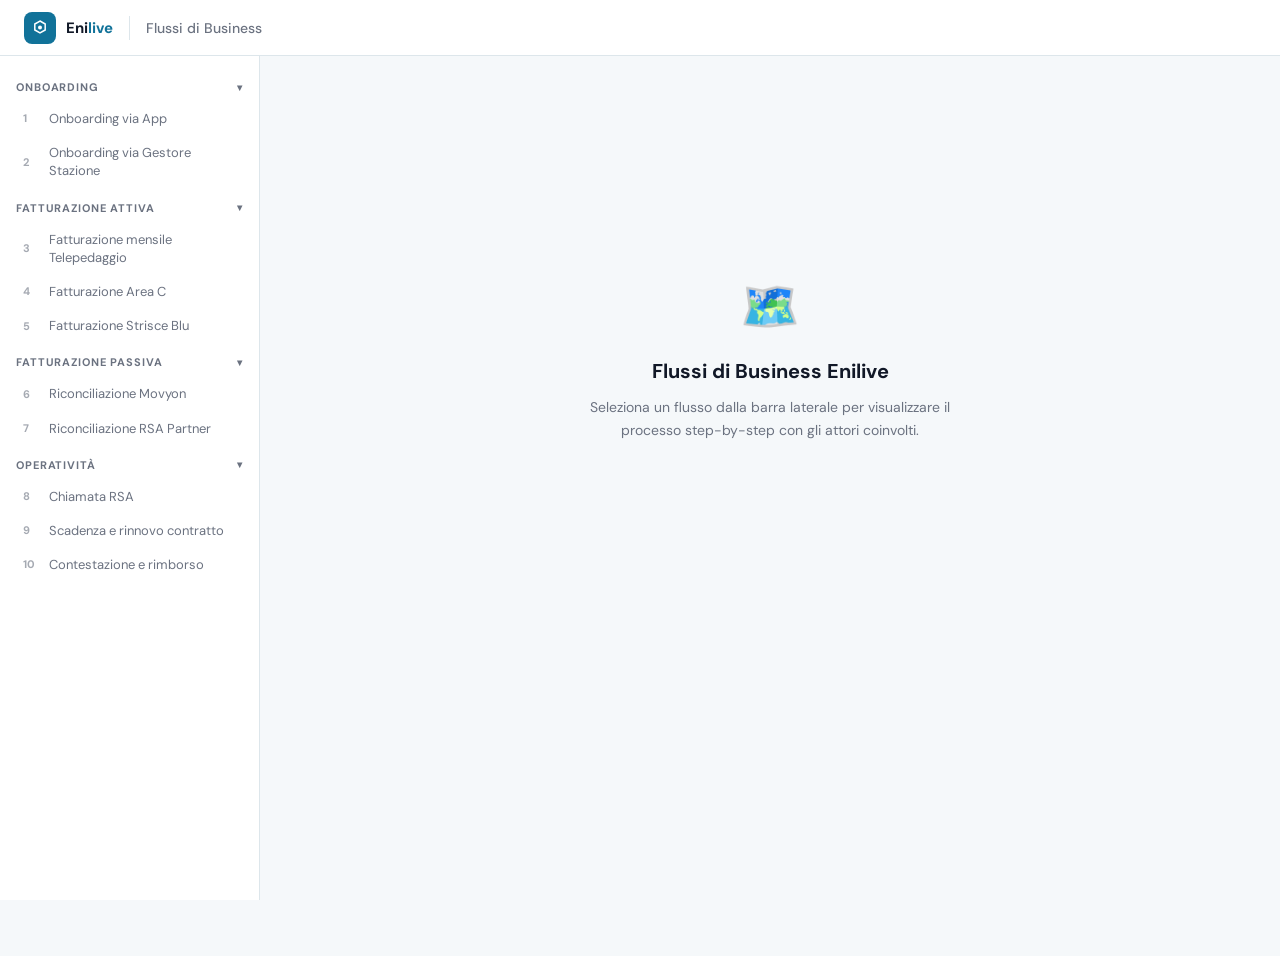
<file: flows.html>
<!DOCTYPE html>
<html lang="it">
<head>
<meta charset="UTF-8">
<meta name="viewport" content="width=device-width, initial-scale=1.0">
<title>Flussi di Business — Enilive</title>
<link rel="preconnect" href="https://fonts.googleapis.com">
<link rel="preconnect" href="https://fonts.gstatic.com" crossorigin>
<link href="https://fonts.googleapis.com/css2?family=DM+Sans:wght@300;400;500;600;700&display=swap" rel="stylesheet">
<style>
  :root {
    --color-primary: #117299;
    --color-primary-dark: #0d5a79;
    --color-primary-light: #e6f2f7;
    --color-primary-lighter: #1e9fd8;
    --color-bg: #f5f8fa;
    --color-surface: #ffffff;
    --color-text: #111827;
    --color-text-muted: #6b7280;
    --color-border: #dde6eb;
    --color-border-light: #eef2f5;
    --color-actor-inactive: #c9d5db;
    --sidebar-width: 260px;
    --header-height: 56px;
  }

  * { box-sizing: border-box; margin: 0; padding: 0; }

  body {
    font-family: 'DM Sans', sans-serif;
    background: var(--color-bg);
    color: var(--color-text);
    min-height: 100vh;
    overflow-x: hidden;
  }

  /* ─── HEADER ─── */
  .app-header {
    position: fixed;
    top: 0; left: 0; right: 0;
    height: var(--header-height);
    background: var(--color-surface);
    border-bottom: 1px solid var(--color-border);
    display: flex;
    align-items: center;
    padding: 0 24px;
    z-index: 100;
    gap: 12px;
  }
  .app-header .logo {
    display: flex;
    align-items: center;
    gap: 10px;
    text-decoration: none;
  }
  .app-header .logo-mark {
    width: 32px;
    height: 32px;
    background: var(--color-primary);
    border-radius: 8px;
    display: flex;
    align-items: center;
    justify-content: center;
  }
  .app-header .logo-mark svg { width: 18px; height: 18px; }
  .app-header .logo-text { font-size: 15px; font-weight: 700; color: var(--color-text); }
  .app-header .logo-text span { color: var(--color-primary); }
  .app-header .header-sep {
    width: 1px;
    height: 24px;
    background: var(--color-border);
    margin: 0 4px;
  }
  .app-header .page-title {
    font-size: 14px;
    color: var(--color-text-muted);
    font-weight: 500;
  }

  /* ─── LAYOUT ─── */
  .layout {
    display: flex;
    margin-top: var(--header-height);
    min-height: calc(100vh - var(--header-height));
  }

  /* ─── SIDEBAR ─── */
  .sidebar {
    width: var(--sidebar-width);
    background: var(--color-surface);
    border-right: 1px solid var(--color-border);
    position: fixed;
    top: var(--header-height);
    bottom: 0;
    left: 0;
    overflow-y: auto;
    z-index: 50;
    padding: 16px 0;
  }
  .sidebar::-webkit-scrollbar { width: 4px; }
  .sidebar::-webkit-scrollbar-track { background: transparent; }
  .sidebar::-webkit-scrollbar-thumb { background: var(--color-border); border-radius: 4px; }

  .sidebar-group { margin-bottom: 4px; }

  .sidebar-group-header {
    display: flex;
    align-items: center;
    justify-content: space-between;
    padding: 8px 16px;
    cursor: pointer;
    user-select: none;
    font-size: 11px;
    font-weight: 700;
    text-transform: uppercase;
    letter-spacing: 0.08em;
    color: var(--color-text-muted);
    transition: color 0.15s;
  }
  .sidebar-group-header:hover { color: var(--color-text); }
  .sidebar-group-header .chevron {
    transition: transform 0.2s;
    font-size: 10px;
  }
  .sidebar-group-header.collapsed .chevron { transform: rotate(-90deg); }

  .sidebar-group-items { overflow: hidden; }

  .sidebar-item {
    display: flex;
    align-items: center;
    gap: 8px;
    padding: 8px 16px 8px 20px;
    cursor: pointer;
    font-size: 13px;
    color: var(--color-text-muted);
    border-radius: 0;
    transition: background 0.12s, color 0.12s;
    line-height: 1.4;
    border-left: 3px solid transparent;
  }
  .sidebar-item:hover { background: var(--color-bg); color: var(--color-text); }
  .sidebar-item.active {
    background: var(--color-primary-light);
    color: var(--color-primary);
    border-left-color: var(--color-primary);
    font-weight: 600;
  }
  .sidebar-item .item-num {
    font-size: 11px;
    font-weight: 700;
    color: inherit;
    opacity: 0.6;
    min-width: 18px;
  }

  /* ─── MAIN CONTENT ─── */
  .main {
    margin-left: var(--sidebar-width);
    flex: 1;
    padding: 32px 40px 80px;
    min-height: calc(100vh - var(--header-height));
  }

  /* Flow header */
  .flow-header {
    display: flex;
    align-items: flex-start;
    justify-content: space-between;
    margin-bottom: 24px;
    gap: 16px;
  }
  .flow-title-block {}
  .flow-group-tag {
    font-size: 11px;
    font-weight: 700;
    text-transform: uppercase;
    letter-spacing: 0.08em;
    color: var(--color-primary);
    margin-bottom: 6px;
  }
  .flow-title {
    font-size: 22px;
    font-weight: 700;
    color: var(--color-text);
    line-height: 1.2;
  }

  .step-counter-block {
    display: flex;
    flex-direction: column;
    align-items: flex-end;
    gap: 6px;
    flex-shrink: 0;
    min-width: 110px;
  }
  .step-counter-label {
    font-size: 12px;
    font-weight: 600;
    color: var(--color-text-muted);
    white-space: nowrap;
  }
  .step-progress-bar {
    width: 110px;
    height: 4px;
    background: var(--color-border);
    border-radius: 4px;
    overflow: hidden;
  }
  .step-progress-fill {
    height: 100%;
    background: var(--color-primary);
    border-radius: 4px;
    transition: width 0.35s ease;
  }

  /* ─── ACTORS STRIP ─── */
  .actors-strip {
    background: var(--color-surface);
    border: 1px solid var(--color-border);
    border-radius: 14px;
    padding: 20px 24px;
    margin-bottom: 20px;
    overflow: hidden;
  }

  .actors-row {
    display: flex;
    gap: 12px;
    flex-wrap: nowrap;
    justify-content: center;
    position: relative;
    min-height: 80px;
  }

  .actor-box {
    display: flex;
    flex-direction: column;
    align-items: center;
    gap: 6px;
    padding: 12px 14px;
    background: var(--color-surface);
    border: 1.5px solid var(--color-border);
    border-radius: 12px;
    transition: opacity 0.3s, border-color 0.3s, box-shadow 0.3s;
    cursor: default;
    min-width: 88px;
    flex: 0 0 auto;
  }
  .actor-box.active {
    border-color: var(--color-primary);
    box-shadow: 0 0 0 3px rgba(17,114,153,0.1);
    opacity: 1;
  }
  .actor-box.inactive {
    opacity: 0.3;
    border-color: var(--color-border-light);
  }
  .actor-icon { font-size: 24px; line-height: 1; }
  .actor-name {
    font-size: 10px;
    font-weight: 600;
    color: var(--color-text);
    text-align: center;
    line-height: 1.3;
    max-width: 80px;
  }

  /* SVG arrows overlay */
  .arrows-svg-container {
    position: relative;
    margin-top: -8px;
    margin-bottom: 4px;
    height: 48px;
    overflow: visible;
  }
  .arrows-svg-container svg {
    width: 100%;
    height: 48px;
    overflow: visible;
  }

  /* ─── STEP CARD ─── */
  .step-card-wrapper {
    position: relative;
    min-height: 160px;
  }
  .step-card {
    background: var(--color-surface);
    border: 1px solid var(--color-border);
    border-radius: 14px;
    padding: 24px 28px;
    position: absolute;
    width: 100%;
    transition: opacity 0.3s ease, transform 0.3s ease;
  }
  .step-card.entering {
    opacity: 0;
    transform: translateX(30px);
  }
  .step-card.visible {
    opacity: 1;
    transform: translateX(0);
  }
  .step-card.leaving {
    opacity: 0;
    transform: translateX(-30px);
  }

  .step-num-badge {
    display: inline-flex;
    align-items: center;
    justify-content: center;
    width: 28px;
    height: 28px;
    border-radius: 50%;
    background: var(--color-primary-light);
    color: var(--color-primary);
    font-size: 13px;
    font-weight: 700;
    margin-bottom: 12px;
  }
  .step-card-title {
    font-size: 18px;
    font-weight: 700;
    color: var(--color-text);
    margin-bottom: 8px;
  }
  .step-card-desc {
    font-size: 14px;
    color: var(--color-text-muted);
    line-height: 1.65;
  }

  /* Arrow label pill */
  .arrow-label {
    font-family: 'DM Sans', sans-serif;
    font-size: 10px;
    font-weight: 600;
    fill: var(--color-primary);
  }

  /* ─── NAVIGATION ─── */
  .step-nav {
    display: flex;
    align-items: center;
    justify-content: space-between;
    margin-top: 32px;
    padding-top: 20px;
    border-top: 1px solid var(--color-border-light);
  }
  .step-nav-btn {
    display: flex;
    align-items: center;
    gap: 8px;
    padding: 10px 20px;
    border-radius: 10px;
    border: 1.5px solid var(--color-border);
    background: var(--color-surface);
    color: var(--color-text);
    font-family: 'DM Sans', sans-serif;
    font-size: 14px;
    font-weight: 600;
    cursor: pointer;
    transition: all 0.15s;
  }
  .step-nav-btn:hover:not(:disabled) {
    border-color: var(--color-primary);
    color: var(--color-primary);
    background: var(--color-primary-light);
  }
  .step-nav-btn:disabled {
    opacity: 0.35;
    cursor: not-allowed;
  }
  .step-nav-btn.primary {
    background: var(--color-primary);
    color: #fff;
    border-color: var(--color-primary);
  }
  .step-nav-btn.primary:hover:not(:disabled) {
    background: var(--color-primary-dark);
    border-color: var(--color-primary-dark);
    color: #fff;
  }

  .step-dots {
    display: flex;
    gap: 6px;
  }
  .step-dot {
    width: 7px;
    height: 7px;
    border-radius: 50%;
    background: var(--color-border);
    transition: background 0.2s, transform 0.2s;
  }
  .step-dot.active {
    background: var(--color-primary);
    transform: scale(1.3);
  }

  /* ─── WELCOME STATE ─── */
  .welcome-state {
    display: flex;
    flex-direction: column;
    align-items: center;
    justify-content: center;
    min-height: 60vh;
    text-align: center;
    gap: 12px;
  }
  .welcome-state .welcome-icon {
    font-size: 48px;
    margin-bottom: 8px;
  }
  .welcome-state h2 {
    font-size: 20px;
    font-weight: 700;
    color: var(--color-text);
  }
  .welcome-state p {
    font-size: 14px;
    color: var(--color-text-muted);
    max-width: 360px;
    line-height: 1.6;
  }

  /* ─── MOBILE DROPDOWN ─── */
  .mobile-flow-selector {
    display: none;
    width: 100%;
    padding: 10px 14px;
    border-radius: 10px;
    border: 1.5px solid var(--color-border);
    background: var(--color-surface);
    font-family: 'DM Sans', sans-serif;
    font-size: 14px;
    color: var(--color-text);
    margin-bottom: 20px;
    cursor: pointer;
    outline: none;
  }
  .mobile-flow-selector:focus {
    border-color: var(--color-primary);
    box-shadow: 0 0 0 3px rgba(17,114,153,0.1);
  }

  /* ─── RESPONSIVE ─── */
  @media (max-width: 768px) {
    .sidebar { display: none; }
    .main { margin-left: 0; padding: 20px 16px 60px; }
    .mobile-flow-selector { display: block; }
    .actors-row { gap: 6px; }
    .actor-box { min-width: 70px; padding: 8px 8px; }
    .actor-icon { font-size: 20px; }
    .actor-name { font-size: 9px; }
    .flow-title { font-size: 18px; }
  }
</style>
</head>
<body>

<!-- HEADER -->
<header class="app-header">
  <a class="logo" href="#">
    <div class="logo-mark">
      <svg viewBox="0 0 18 18" fill="none" xmlns="http://www.w3.org/2000/svg">
        <path d="M9 2L14.196 5V11L9 14L3.804 11V5L9 2Z" stroke="white" stroke-width="1.5" fill="none"/>
        <circle cx="9" cy="8.5" r="2" fill="white"/>
      </svg>
    </div>
    <span class="logo-text">Eni<span>live</span></span>
  </a>
  <div class="header-sep"></div>
  <span class="page-title">Flussi di Business</span>
</header>

<div class="layout">

  <!-- SIDEBAR -->
  <aside class="sidebar" id="sidebar"></aside>

  <!-- MAIN -->
  <main class="main" id="main-content">
    <select class="mobile-flow-selector" id="mobileSelect">
      <option value="">— Seleziona un flusso —</option>
    </select>
    <div id="flow-view">
      <div class="welcome-state">
        <div class="welcome-icon">🗺️</div>
        <h2>Flussi di Business Enilive</h2>
        <p>Seleziona un flusso dalla barra laterale per visualizzare il processo step-by-step con gli attori coinvolti.</p>
      </div>
    </div>
  </main>

</div>

<script>
// ─────────────────────────────────────────────────────────────
// DATA
// ─────────────────────────────────────────────────────────────

const ALL_ACTORS = {
  cliente:       { icon: '👤', name: 'Cliente' },
  app:           { icon: '📱', name: 'App Enilive' },
  sistema:       { icon: '⚙️',  name: 'Sistema Enilive' },
  pagamenti:     { icon: '🏦', name: 'Sistema Pagamenti' },
  movyon:        { icon: '🛣️', name: 'Sistema Movyon' },
  mit:           { icon: '🚗', name: 'Sistema MIT' },
  rsa:           { icon: '🆘', name: 'Sistema RSA Partner' },
  fatturazione:  { icon: '🧾', name: 'Sistema Fatturazione' },
  gestore:       { icon: '👨‍💼', name: 'Gestore Stazione' },
};

const FLOWS = [
  // ── ONBOARDING ──
  {
    id: 1,
    group: 'Onboarding',
    title: 'Onboarding via App',
    actors: ['cliente','app','sistema','pagamenti'],
    steps: [
      {
        title: 'Registrazione e accettazione T&C',
        desc: 'Il cliente scarica l\'app e avvia la registrazione. Inserisce i dati anagrafici (nome, CF, email, telefono) e accetta i Termini e Condizioni del servizio. L\'App esegue una validazione sintattica dei campi prima di inviare.',
        flow: [['cliente','app','Inserisce dati']]
      },
      {
        title: 'Aggiunta del primo veicolo',
        desc: 'Il cliente aggiunge il primo veicolo inserendo targa, tipo (auto/moto/furgone) e marca/modello. Il Sistema Enilive verifica che la targa non sia già registrata su un altro contratto attivo.',
        flow: [['cliente','app','Aggiunge veicolo'],['app','sistema','Verifica targa']]
      },
      {
        title: 'Scelta piano e servizi opzionali',
        desc: 'Il cliente sceglie il piano Telepedaggio (Standard, Premium o Telepedaggio Plus) e i servizi opzionali: RSA, Area C Milano, Servizio Memo. L\'App mostra il riepilogo costi mensili aggiornato in tempo reale.',
        flow: [['cliente','app','Seleziona piano']]
      },
      {
        title: 'Inserimento e validazione metodo di pagamento',
        desc: 'Il cliente inserisce il metodo di pagamento preferito (carta di credito, SDD bancario). L\'App trasmette i dati tokenizzati al Sistema Pagamenti per la validazione e l\'autorizzazione iniziale.',
        flow: [['app','pagamenti','Valida pagamento']]
      },
      {
        title: 'Creazione contratto e conferma',
        desc: 'Il Sistema Enilive crea il contratto, genera il codice cliente univoco e restituisce all\'App la conferma con tutti i dettagli del piano sottoscritto. Il Sistema Pagamenti registra il metodo di pagamento validato.',
        flow: [['sistema','app','Crea contratto'],['sistema','pagamenti','Registra metodo']]
      },
      {
        title: 'Notifica di attivazione',
        desc: 'Il cliente riceve una notifica push e un\'email di benvenuto con il riepilogo dei servizi attivati. Da questo momento può utilizzare tutti i servizi sottoscritti direttamente dall\'app.',
        flow: [['sistema','cliente','Notifica attivazione']]
      },
    ]
  },
  {
    id: 2,
    group: 'Onboarding',
    title: 'Onboarding via Gestore Stazione',
    actors: ['cliente','gestore','app','sistema','pagamenti'],
    steps: [
      {
        title: 'Accoglienza cliente in stazione',
        desc: 'Il cliente si presenta alla Enilive Station. Il Gestore apre il tablet dedicato, accede al pannello operatore e avvia un nuovo form di onboarding cliente.',
        flow: [['cliente','gestore','Si presenta'],['gestore','app','Avvia form']]
      },
      {
        title: 'Raccolta dati anagrafici e veicolo',
        desc: 'Il Gestore inserisce i dati anagrafici del cliente (nome, CF, email, telefono) e i dati del veicolo (targa, tipo, marca/modello). Il cliente può visionare i dati in tempo reale sullo schermo del tablet.',
        flow: [['gestore','app','Inserisce dati']]
      },
      {
        title: 'Selezione piano e firma digitale',
        desc: 'Il Gestore seleziona il piano Telepedaggio e i servizi opzionali per conto del cliente. Il cliente firma digitalmente il contratto direttamente sul tablet tramite touch screen.',
        flow: [['gestore','app','Seleziona piano'],['cliente','app','Firma digitale']]
      },
      {
        title: 'Trasmissione dati e creazione contratto',
        desc: 'Il tablet trasmette i dati raccolti al Sistema Enilive tramite il bus eventi. Il Sistema valida i dati, crea il contratto e genera il codice cliente univoco.',
        flow: [['app','sistema','Trasmette dati']]
      },
      {
        title: 'Registrazione metodo di pagamento',
        desc: 'Il Sistema Pagamenti registra il metodo di pagamento fornito dal cliente (carta, IBAN per SDD). Viene eseguita una micro-transazione di verifica che viene immediatamente rimborsata.',
        flow: [['sistema','pagamenti','Registra pagamento']]
      },
      {
        title: 'Invio credenziali e attivazione',
        desc: 'Il cliente riceve via email le credenziali di accesso all\'app e la conferma dell\'attivazione del contratto. Il Gestore stampa o invia digitalmente il riepilogo contrattuale.',
        flow: [['sistema','cliente','Invia credenziali']]
      },
    ]
  },

  // ── FATTURAZIONE ATTIVA ──
  {
    id: 3,
    group: 'Fatturazione Attiva',
    title: 'Fatturazione mensile Telepedaggio',
    actors: ['sistema','movyon','fatturazione','pagamenti','cliente'],
    steps: [
      {
        title: 'Interrogazione transiti del periodo',
        desc: 'A fine mese il Sistema Enilive avvia il processo di fatturazione. Interroga il Sistema Movyon per ottenere la lista completa dei transiti autostradali del cliente nel periodo di riferimento.',
        flow: [['sistema','movyon','Richiede transiti']]
      },
      {
        title: 'Ricezione lista transiti',
        desc: 'Il Sistema Movyon restituisce la lista dei transiti con tutti i dettagli: data, ora, casello di entrata e uscita, tratta percorsa e importo pedaggio per ciascun transito.',
        flow: [['movyon','sistema','Restituisce transiti']]
      },
      {
        title: 'Aggregazione e calcolo importo totale',
        desc: 'Il Sistema Enilive aggrega i transiti autostradali e aggiunge le quote fisse mensili dei servizi attivi (canone RSA €2/mese, eventuale quota Area C, ecc.). Calcola l\'importo totale da fatturare.',
        flow: [['sistema','fatturazione','Invia dati fattura']]
      },
      {
        title: 'Emissione e invio fattura',
        desc: 'Il Sistema Fatturazione genera la fattura mensile in formato PDF/XML, la invia al cliente via email e la rende disponibile nella sezione "Movimenti" dell\'app sotto "Documenti".',
        flow: [['fatturazione','cliente','Invia fattura']]
      },
      {
        title: 'Addebito importo',
        desc: 'Il Sistema Pagamenti addebita l\'importo totale sul metodo di pagamento registrato (carta o SDD). In caso di fallimento, avvia il processo di retry con notifica al cliente.',
        flow: [['fatturazione','pagamenti','Autorizza addebito'],['pagamenti','cliente','Addebita importo']]
      },
      {
        title: 'Conferma addebito in app',
        desc: 'Il cliente riceve una notifica push di conferma dell\'avvenuto addebito. Può consultare il dettaglio completo dei transiti e delle voci di costo nell\'app, con possibilità di esportare il PDF.',
        flow: [['sistema','cliente','Notifica addebito']]
      },
    ]
  },
  {
    id: 4,
    group: 'Fatturazione Attiva',
    title: 'Fatturazione Area C',
    actors: ['sistema','movyon','fatturazione','pagamenti','cliente'],
    steps: [
      {
        title: 'Rilevamento transito in Zona C',
        desc: 'Il Sistema Movyon rileva il transito del veicolo in Zona C (Area C Milano) tramite lettura automatica della targa attraverso le telecamere posizionate agli accessi della zona a traffico limitato.',
        flow: [['movyon','sistema','Rileva transito ZTL']]
      },
      {
        title: 'Notifica transito al Sistema Enilive',
        desc: 'Il Sistema Movyon notifica il transito al Sistema Enilive con i dati completi: targa del veicolo, data e ora del transito, varco di accesso e importo del costo ZTL da applicare.',
        flow: [['movyon','sistema','Notifica transito+importo']]
      },
      {
        title: 'Registrazione e accodamento',
        desc: 'Il Sistema Enilive verifica che il veicolo appartenga a un cliente con Area C attiva, registra il transito e lo accoda alla fattura mensile del cliente. Il cliente vede immediatamente il transito in app.',
        flow: [['sistema','cliente','Aggiorna movimenti']]
      },
      {
        title: 'Aggregazione in fattura mensile',
        desc: 'A fine mese il transito Area C compare nella fattura aggregata insieme ai transiti autostradali e alle quote dei servizi. Il Sistema Fatturazione genera la riga di dettaglio con data e importo.',
        flow: [['sistema','fatturazione','Aggrega in fattura']]
      },
      {
        title: 'Addebito e dettaglio cliente',
        desc: 'Il Sistema Pagamenti addebita l\'importo complessivo mensile. Il cliente vede il dettaglio Area C nella fattura come voce separata, con la lista di tutti i transiti del mese con date e importi.',
        flow: [['pagamenti','cliente','Addebita fattura']]
      },
    ]
  },
  {
    id: 5,
    group: 'Fatturazione Attiva',
    title: 'Fatturazione Strisce Blu',
    actors: ['cliente','app','sistema','pagamenti','fatturazione'],
    steps: [
      {
        title: 'Avvio sosta dall\'app',
        desc: 'Il cliente apre l\'app e accede alla sezione Strisce Blu. Seleziona la zona di sosta dalla mappa interattiva, sceglie il veicolo e imposta la durata desiderata o avvia una sosta a tempo libero.',
        flow: [['cliente','app','Avvia sosta']]
      },
      {
        title: 'Verifica disponibilità e calcolo prezzo',
        desc: 'L\'App trasmette la richiesta al Sistema Enilive che verifica la disponibilità della zona (orari, festività, ecc.) e calcola il prezzo in base alla tariffa oraria e alla durata selezionata.',
        flow: [['app','sistema','Verifica zona + prezzo']]
      },
      {
        title: 'Conferma e processamento pagamento',
        desc: 'Il cliente conferma il pagamento. Il Sistema Pagamenti processa la transazione in tempo reale tramite il metodo di pagamento registrato. Viene generato un token di sosta valido per la durata acquistata.',
        flow: [['sistema','pagamenti','Processa pagamento']]
      },
      {
        title: 'Registrazione sosta e storico',
        desc: 'A sosta conclusa (o allo scadere del tempo acquistato), il Sistema Enilive registra il movimento con tutti i dettagli e lo aggiunge allo storico soste del cliente con data, ora, zona e importo.',
        flow: [['sistema','cliente','Aggiorna storico']]
      },
      {
        title: 'Emissione ricevuta immediata',
        desc: 'Il Sistema Fatturazione emette una ricevuta immediata disponibile in app sotto "Movimenti". Il cliente può scaricare la ricevuta in PDF per la rendicontazione spese o il rimborso aziendale.',
        flow: [['fatturazione','cliente','Emette ricevuta']]
      },
    ]
  },

  // ── FATTURAZIONE PASSIVA ──
  {
    id: 6,
    group: 'Fatturazione Passiva',
    title: 'Riconciliazione Movyon',
    actors: ['movyon','sistema','fatturazione'],
    steps: [
      {
        title: 'Generazione file di riconciliazione',
        desc: 'A fine periodo (mensile) il Sistema Movyon genera il file di riconciliazione completo con tutti i transiti elaborati per conto di Enilive: transiti autostradali, transiti ZTL, letture targa per parcheggi convenzionati.',
        flow: [['movyon','sistema','Genera file riconciliazione']]
      },
      {
        title: 'Trasmissione sicura del file',
        desc: 'Il file di riconciliazione viene trasmesso al Sistema Enilive tramite canale sicuro (SFTP cifrato). Il Sistema Enilive emette un\'ACK di ricezione e avvia il processo di validazione.',
        flow: [['movyon','sistema','Trasmette file SFTP']]
      },
      {
        title: 'Verifica corrispondenza transiti',
        desc: 'Il Sistema Enilive confronta automaticamente i transiti ricevuti da Movyon con quelli registrati internamente. Verifica importi, timestamp e identificativi univoci di ciascuna transazione.',
        flow: [['sistema','fatturazione','Verifica match transiti']]
      },
      {
        title: 'Gestione discrepanze',
        desc: 'In caso di discrepanze (transiti mancanti, importi difformi), il Sistema Enilive apre automaticamente una segnalazione verso Movyon con il dettaglio degli elementi contestati e richiede rettifica entro 5 giorni lavorativi.',
        flow: [['sistema','movyon','Apre contestazione']]
      },
      {
        title: 'Registrazione fattura passiva',
        desc: 'Una volta validato il file (o dopo risoluzione delle discrepanze), il Sistema Fatturazione registra la fattura passiva Movyon, la accoda al ciclo di pagamento e aggiorna la contabilità interna.',
        flow: [['sistema','fatturazione','Registra fattura passiva']]
      },
    ]
  },
  {
    id: 7,
    group: 'Fatturazione Passiva',
    title: 'Riconciliazione RSA Partner',
    actors: ['rsa','sistema','fatturazione'],
    steps: [
      {
        title: 'Invio report interventi mensile',
        desc: 'A fine mese il Sistema RSA Partner invia il report degli interventi effettuati per conto di Enilive. Il report contiene per ogni intervento: targa, tipo di intervento, data, ora e costo addebitato.',
        flow: [['rsa','sistema','Invia report interventi']]
      },
      {
        title: 'Verifica corrispondenza interventi',
        desc: 'Il Sistema Enilive verifica che ogni intervento nel report del Partner corrisponda a una richiesta RSA registrata nell\'app. Incrocia il codice intervento univoco generato al momento della chiamata di soccorso.',
        flow: [['sistema','rsa','Verifica interventi']]
      },
      {
        title: 'Approvazione e contestazione',
        desc: 'Gli interventi validati con corrispondenza vengono approvati automaticamente. Gli interventi senza corrispondenza o con importo non concordato vengono contestati formalmente al Partner con richiesta di documentazione.',
        flow: [['sistema','fatturazione','Separa: approvati vs contestati']]
      },
      {
        title: 'Registrazione fattura passiva RSA',
        desc: 'Il Sistema Fatturazione registra la fattura passiva RSA per gli interventi approvati e la accoda al ciclo di pagamento mensile. Gli importi contestati vengono sospesi fino a risoluzione.',
        flow: [['fatturazione','sistema','Conferma registrazione']]
      },
    ]
  },

  // ── OPERATIVITÀ ──
  {
    id: 8,
    group: 'Operatività',
    title: 'Chiamata RSA',
    actors: ['cliente','app','sistema','rsa'],
    steps: [
      {
        title: 'Accesso sezione RSA in app',
        desc: 'Il cliente in difficoltà sulla strada apre l\'app Enilive e accede alla sezione RSA (Assistenza Stradale). Vede la tessera digitale con il proprio codice e il pulsante "Chiama soccorso".',
        flow: [['cliente','app','Apre sezione RSA']]
      },
      {
        title: 'Invio richiesta di soccorso',
        desc: 'Il cliente avvia la richiesta di soccorso descrivendo il tipo di problema (guasto, incidente, foratura, ecc.). L\'App acquisisce la posizione GPS e trasmette targa, posizione e tipo di problema al Sistema Enilive.',
        flow: [['app','sistema','Trasmette posizione + problema']]
      },
      {
        title: 'Verifica contratto e inoltro al Partner',
        desc: 'Il Sistema Enilive verifica che il cliente abbia un contratto RSA attivo e non abbia superato i limiti di utilizzo. Se tutto è valido, inoltra la richiesta al Sistema RSA Partner con tutti i dettagli.',
        flow: [['sistema','rsa','Inoltra richiesta soccorso']]
      },
      {
        title: 'Assegnazione soccorritore',
        desc: 'Il Sistema RSA Partner elabora la richiesta, individua il soccorritore disponibile più vicino e assegna l\'intervento. Restituisce al Sistema Enilive il codice intervento univoco e l\'ETA stimata.',
        flow: [['rsa','sistema','Assegna + codice intervento']]
      },
      {
        title: 'Visualizzazione codice in app',
        desc: 'Il codice intervento appare sulla tessera digitale nell\'app insieme all\'ETA del soccorritore. Il cliente mostra questo codice al soccorritore all\'arrivo come conferma dell\'intervento autorizzato.',
        flow: [['sistema','cliente','Mostra codice + ETA']]
      },
      {
        title: 'Chiusura intervento e aggiornamento storico',
        desc: 'A intervento concluso, il soccorritore chiude il caso nel sistema del Partner. Il Sistema RSA Partner notifica la chiusura al Sistema Enilive che aggiorna lo storico interventi del cliente nell\'app.',
        flow: [['rsa','sistema','Notifica chiusura'],['sistema','cliente','Aggiorna storico']]
      },
    ]
  },
  {
    id: 9,
    group: 'Operatività',
    title: 'Scadenza e rinnovo contratto',
    actors: ['sistema','app','cliente','pagamenti'],
    steps: [
      {
        title: 'Preavviso rinnovo (30 giorni)',
        desc: '30 giorni prima della scadenza del contratto, il Sistema Enilive genera automaticamente una comunicazione di preavviso rinnovo con il riepilogo del piano attivo, i servizi sottoscritti e il costo di rinnovo.',
        flow: [['sistema','app','Genera preavviso']]
      },
      {
        title: 'Notifica push al cliente',
        desc: 'L\'App invia una notifica push al cliente con il riepilogo del piano e il link diretto alla schermata di gestione rinnovo dove può confermare, modificare il piano o disdire il contratto.',
        flow: [['app','cliente','Notifica preavviso rinnovo']]
      },
      {
        title: 'Gestione risposta cliente',
        desc: 'Il cliente può: (a) confermare il rinnovo con un tap, (b) modificare il piano o i servizi opzionali, oppure (c) disdire il contratto. La risposta viene registrata immediatamente dal Sistema Enilive.',
        flow: [['cliente','app','Risponde al preavviso']]
      },
      {
        title: 'Secondo reminder (7 giorni prima)',
        desc: 'Se il cliente non ha interagito entro 7 giorni dalla scadenza, il Sistema Enilive invia un secondo reminder via notifica push e via email. Il rinnovo automatico sarà eseguito salvo disdetta esplicita.',
        flow: [['sistema','cliente','Invia secondo reminder']]
      },
      {
        title: 'Processamento rinnovo automatico',
        desc: 'Alla data di scadenza, se il cliente ha confermato (o non ha disdetto), il Sistema Pagamenti processa il rinnovo automaticamente addebitando il canone annuale/mensile sul metodo di pagamento registrato.',
        flow: [['sistema','pagamenti','Processa rinnovo']]
      },
      {
        title: 'Conferma continuità servizi',
        desc: 'Il cliente riceve conferma del rinnovo avvenuto via notifica push e via email. Tutti i servizi rimangono attivi senza alcuna interruzione — la nuova scadenza è visibile in app nella sezione Account.',
        flow: [['sistema','cliente','Conferma rinnovo']]
      },
    ]
  },
  {
    id: 10,
    group: 'Operatività',
    title: 'Contestazione e rimborso',
    actors: ['cliente','app','sistema','pagamenti','fatturazione'],
    steps: [
      {
        title: 'Individuazione movimento errato',
        desc: 'Il cliente naviga nella sezione Movimenti dell\'app e individua una transazione che ritiene errata (importo sbagliato, transito non effettuato, duplicato). Tocca il movimento e seleziona "Contesta".',
        flow: [['cliente','app','Avvia contestazione']]
      },
      {
        title: 'Invio contestazione al Sistema',
        desc: 'L\'App trasmette la contestazione al Sistema Enilive con i dettagli completi del movimento contestato: ID transazione, importo, data, servizio e la motivazione indicata dal cliente.',
        flow: [['app','sistema','Invia dettaglio contestazione']]
      },
      {
        title: 'Analisi e approvazione automatica',
        desc: 'Il Sistema Enilive analizza la contestazione. Per importi sotto la soglia automatica (€10), il rimborso viene approvato immediatamente senza verifica manuale. Il cliente riceve conferma entro pochi minuti.',
        flow: [['sistema','pagamenti','Autorizza rimborso auto']]
      },
      {
        title: 'Escalation customer care (sopra soglia)',
        desc: 'Per contestazioni sopra soglia, il caso viene inoltrato al team customer care. Il Sistema Enilive aggiorna l\'app con lo stato della pratica — il cliente riceve aggiornamenti in tempo reale.',
        flow: [['sistema','cliente','Aggiorna stato pratica']]
      },
      {
        title: 'Accredito rimborso',
        desc: 'Una volta approvato il rimborso (automaticamente o dopo verifica manuale), il Sistema Pagamenti accredita l\'importo sul metodo di pagamento del cliente. L\'accredito appare nei movimenti come voce positiva.',
        flow: [['pagamenti','cliente','Accredita rimborso']]
      },
      {
        title: 'Emissione nota di credito',
        desc: 'Il Sistema Fatturazione emette la nota di credito corrispondente al rimborso. Il documento è disponibile in app nella sezione Documenti. Il cliente riceve notifica dell\'avvenuto rimborso con link al documento.',
        flow: [['fatturazione','cliente','Emette nota di credito']]
      },
    ]
  },
];

// ─────────────────────────────────────────────────────────────
// STATE
// ─────────────────────────────────────────────────────────────
let currentFlowId = null;
let currentStep = 0;
let isAnimating = false;

// ─────────────────────────────────────────────────────────────
// SIDEBAR BUILD
// ─────────────────────────────────────────────────────────────
function buildSidebar() {
  const sidebar = document.getElementById('sidebar');
  const mobileSelect = document.getElementById('mobileSelect');
  const groups = {};
  FLOWS.forEach(f => {
    if (!groups[f.group]) groups[f.group] = [];
    groups[f.group].push(f);
  });

  Object.entries(groups).forEach(([groupName, flows]) => {
    const groupEl = document.createElement('div');
    groupEl.className = 'sidebar-group';
    groupEl.dataset.group = groupName;

    const header = document.createElement('div');
    header.className = 'sidebar-group-header';
    header.innerHTML = `<span>${groupName}</span><span class="chevron">▾</span>`;
    header.addEventListener('click', () => toggleGroup(groupName));

    const items = document.createElement('div');
    items.className = 'sidebar-group-items';
    items.id = `group-${groupName.replace(/\s+/g,'-')}`;

    flows.forEach(f => {
      const item = document.createElement('div');
      item.className = 'sidebar-item';
      item.dataset.flowId = f.id;
      item.innerHTML = `<span class="item-num">${f.id}</span><span>${f.title}</span>`;
      item.addEventListener('click', () => loadFlow(f.id));
      items.appendChild(item);

      // mobile select
      const opt = document.createElement('option');
      opt.value = f.id;
      opt.textContent = `${f.id}. ${f.title}`;
      const optgroup = mobileSelect.querySelector(`optgroup[label="${groupName}"]`) ||
        (() => { const g = document.createElement('optgroup'); g.label = groupName; mobileSelect.appendChild(g); return g; })();
      optgroup.appendChild(opt);
    });

    groupEl.appendChild(header);
    groupEl.appendChild(items);
    sidebar.appendChild(groupEl);
  });

  mobileSelect.addEventListener('change', e => {
    if (e.target.value) loadFlow(parseInt(e.target.value));
  });
}

function toggleGroup(groupName) {
  const id = `group-${groupName.replace(/\s+/g,'-')}`;
  const items = document.getElementById(id);
  const header = items.previousElementSibling;
  const isCollapsed = header.classList.contains('collapsed');
  if (isCollapsed) {
    items.style.maxHeight = items.scrollHeight + 'px';
    setTimeout(() => { items.style.maxHeight = 'none'; }, 300);
    header.classList.remove('collapsed');
  } else {
    items.style.maxHeight = items.scrollHeight + 'px';
    requestAnimationFrame(() => { items.style.maxHeight = '0'; });
    header.classList.add('collapsed');
  }
}

// ─────────────────────────────────────────────────────────────
// FLOW RENDER
// ─────────────────────────────────────────────────────────────
function loadFlow(id) {
  const flow = FLOWS.find(f => f.id === id);
  if (!flow) return;
  currentFlowId = id;
  currentStep = 0;

  // sidebar highlight
  document.querySelectorAll('.sidebar-item').forEach(el => {
    el.classList.toggle('active', parseInt(el.dataset.flowId) === id);
  });
  document.getElementById('mobileSelect').value = id;

  renderFlowView(flow);
  // scroll to top
  window.scrollTo({ top: 0, behavior: 'smooth' });
}

function renderFlowView(flow) {
  const container = document.getElementById('flow-view');

  const groupMap = {};
  FLOWS.forEach(f => { groupMap[f.id] = f.group; });

  container.innerHTML = `
    <div class="flow-header">
      <div class="flow-title-block">
        <div class="flow-group-tag">${flow.group}</div>
        <div class="flow-title">${flow.title}</div>
      </div>
      <div class="step-counter-block">
        <div class="step-counter-label" id="step-counter-label">Step 1 di ${flow.steps.length}</div>
        <div class="step-progress-bar"><div class="step-progress-fill" id="step-progress-fill" style="width:${(1/flow.steps.length*100).toFixed(1)}%"></div></div>
      </div>
    </div>

    <div class="actors-strip">
      <div class="actors-row" id="actors-row">
        ${flow.actors.map((aId, i) => {
          const a = ALL_ACTORS[aId];
          return `<div class="actor-box" id="actor-${aId}" data-actor="${aId}">
            <div class="actor-icon">${a.icon}</div>
            <div class="actor-name">${a.name}</div>
          </div>`;
        }).join('')}
      </div>
      <div class="arrows-svg-container" id="arrows-container">
        <svg id="arrows-svg" width="100%" height="48"></svg>
      </div>
    </div>

    <div class="step-card-wrapper" id="step-card-wrapper">
      <div class="step-card visible" id="step-card"></div>
    </div>

    <div class="step-nav">
      <button class="step-nav-btn" id="btn-prev" onclick="navigate(-1)">← Precedente</button>
      <div class="step-dots" id="step-dots"></div>
      <button class="step-nav-btn primary" id="btn-next" onclick="navigate(1)">Avanti →</button>
    </div>
  `;

  buildDots(flow);
  renderStep(flow, 0);
}

function buildDots(flow) {
  const dots = document.getElementById('step-dots');
  dots.innerHTML = flow.steps.map((_, i) =>
    `<div class="step-dot${i===0?' active':''}" id="dot-${i}"></div>`
  ).join('');
}

function renderStep(flow, stepIdx, direction = 0) {
  const step = flow.steps[stepIdx];
  const card = document.getElementById('step-card');
  const counter = document.getElementById('step-counter-label');
  const fill = document.getElementById('step-progress-fill');

  // Update counter and progress
  counter.textContent = `Step ${stepIdx + 1} di ${flow.steps.length}`;
  fill.style.width = ((stepIdx + 1) / flow.steps.length * 100).toFixed(1) + '%';

  // Update dots
  document.querySelectorAll('.step-dot').forEach((d, i) => {
    d.classList.toggle('active', i === stepIdx);
  });

  // Update nav buttons
  document.getElementById('btn-prev').disabled = stepIdx === 0;
  document.getElementById('btn-next').disabled = stepIdx === flow.steps.length - 1;

  // Animate card
  if (direction !== 0) {
    card.className = 'step-card leaving';
    setTimeout(() => {
      card.innerHTML = stepCardHTML(step, stepIdx);
      card.className = 'step-card entering';
      requestAnimationFrame(() => {
        requestAnimationFrame(() => { card.className = 'step-card visible'; });
      });
    }, 160);
  } else {
    card.innerHTML = stepCardHTML(step, stepIdx);
    card.className = 'step-card visible';
  }

  // Update actors & arrows
  updateActors(flow, step);
}

function stepCardHTML(step, idx) {
  return `
    <div class="step-num-badge">${idx + 1}</div>
    <div class="step-card-title">${step.title}</div>
    <div class="step-card-desc">${step.desc}</div>
  `;
}

function updateActors(flow, step) {
  // Determine which actors are active in this step
  const activeActors = new Set();
  step.flow.forEach(([from, to]) => {
    activeActors.add(from);
    activeActors.add(to);
  });

  flow.actors.forEach(aId => {
    const el = document.getElementById('actor-' + aId);
    if (!el) return;
    if (activeActors.has(aId)) {
      el.className = 'actor-box active';
    } else {
      el.className = 'actor-box inactive';
    }
  });

  drawArrows(flow, step);
}

function drawArrows(flow, step) {
  const svg = document.getElementById('arrows-svg');
  const row = document.getElementById('actors-row');
  if (!svg || !row) return;
  svg.innerHTML = '';

  // Get positions of actor boxes relative to the row
  const rowRect = row.getBoundingClientRect();
  const actorPositions = {};
  flow.actors.forEach(aId => {
    const el = document.getElementById('actor-' + aId);
    if (!el) return;
    const r = el.getBoundingClientRect();
    actorPositions[aId] = {
      cx: r.left - rowRect.left + r.width / 2,
      top: r.top - rowRect.top,
      bottom: r.top - rowRect.top + r.height,
      width: r.width,
    };
  });

  const svgContainer = document.getElementById('arrows-container');
  const containerRect = svgContainer.getBoundingClientRect();

  step.flow.forEach(([fromId, toId, label], idx) => {
    const from = actorPositions[fromId];
    const to = actorPositions[toId];
    if (!from || !to) return;

    // Offset from row rect to container rect
    const offsetY = rowRect.bottom - containerRect.top;

    const x1 = from.cx;
    const x2 = to.cx;
    const y = 20 + idx * 16;
    const isRTL = x2 < x1;

    // Draw line with arrowhead
    const arrowId = `arrow-${idx}`;
    const defs = document.createElementNS('http://www.w3.org/2000/svg','defs');
    const marker = document.createElementNS('http://www.w3.org/2000/svg','marker');
    marker.setAttribute('id', arrowId);
    marker.setAttribute('markerWidth', '8');
    marker.setAttribute('markerHeight', '6');
    marker.setAttribute('refX', '7');
    marker.setAttribute('refY', '3');
    marker.setAttribute('orient', 'auto');
    const polygon = document.createElementNS('http://www.w3.org/2000/svg','polygon');
    polygon.setAttribute('points', '0 0, 8 3, 0 6');
    polygon.setAttribute('fill', '#117299');
    marker.appendChild(polygon);
    defs.appendChild(marker);
    svg.appendChild(defs);

    const line = document.createElementNS('http://www.w3.org/2000/svg','line');
    line.setAttribute('x1', x1);
    line.setAttribute('y1', y);
    line.setAttribute('x2', isRTL ? x2 + 4 : x2 - 4);
    line.setAttribute('y2', y);
    line.setAttribute('stroke', '#117299');
    line.setAttribute('stroke-width', '1.8');
    line.setAttribute('marker-end', `url(#${arrowId})`);
    line.style.strokeDasharray = '200';
    line.style.strokeDashoffset = '200';
    line.style.animation = `drawLine 0.4s ease forwards ${idx * 0.15}s`;
    svg.appendChild(line);

    if (label) {
      const text = document.createElementNS('http://www.w3.org/2000/svg','text');
      const mx = (x1 + x2) / 2;
      text.setAttribute('x', mx);
      text.setAttribute('y', y - 5);
      text.setAttribute('text-anchor', 'middle');
      text.setAttribute('class', 'arrow-label');
      text.setAttribute('font-size', '10');
      text.setAttribute('fill', '#117299');
      text.setAttribute('font-family', "'DM Sans', sans-serif");
      text.setAttribute('font-weight', '600');
      text.textContent = label;
      svg.appendChild(text);
    }
  });

  // Add keyframe if not present
  if (!document.getElementById('arrowKeyframe')) {
    const style = document.createElement('style');
    style.id = 'arrowKeyframe';
    style.textContent = `
      @keyframes drawLine {
        to { stroke-dashoffset: 0; }
      }
    `;
    document.head.appendChild(style);
  }
}

// ─────────────────────────────────────────────────────────────
// NAVIGATION
// ─────────────────────────────────────────────────────────────
function navigate(dir) {
  if (isAnimating) return;
  const flow = FLOWS.find(f => f.id === currentFlowId);
  if (!flow) return;
  const newStep = currentStep + dir;
  if (newStep < 0 || newStep >= flow.steps.length) return;
  isAnimating = true;
  currentStep = newStep;
  renderStep(flow, currentStep, dir);
  setTimeout(() => { isAnimating = false; }, 350);
}

// Keyboard navigation
document.addEventListener('keydown', e => {
  if (e.key === 'ArrowRight' || e.key === 'ArrowDown') navigate(1);
  if (e.key === 'ArrowLeft' || e.key === 'ArrowUp') navigate(-1);
});

// ─────────────────────────────────────────────────────────────
// INIT
// ─────────────────────────────────────────────────────────────
buildSidebar();

// Redraw arrows on resize
window.addEventListener('resize', () => {
  if (currentFlowId === null) return;
  const flow = FLOWS.find(f => f.id === currentFlowId);
  if (!flow) return;
  updateActors(flow, flow.steps[currentStep]);
});
</script>
</body>
</html>
</file>
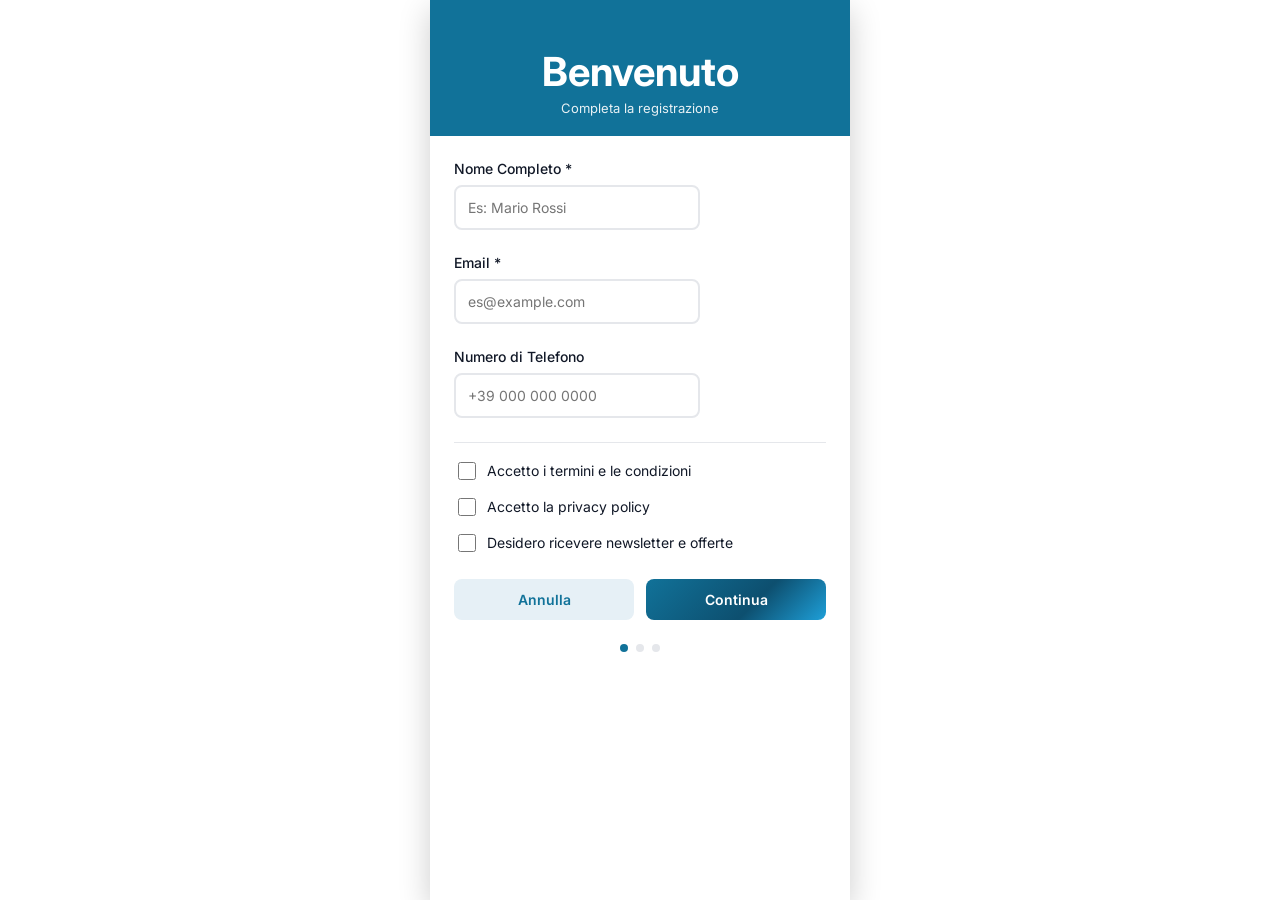
<file: onboarding.html>
<!DOCTYPE html>
<html lang="it">
<head>
  <meta charset="UTF-8" />
  <meta name="viewport" content="width=device-width, initial-scale=1.0, maximum-scale=1.0, user-scalable=no" />
  <title>Onboarding - EniLive Mobility+</title>
  <link rel="stylesheet" href="proto-app.css" />
</head>

<body>
  <div class="toast" id="onboardingToast"></div>

  <div class="app-container">
    <!-- HEADER -->
    <div class="header">
      <h1 class="mb-0">Benvenuto</h1>
      <p class="header-subtitle mb-0">Completa la registrazione</p>
    </div>

    <!-- CONTENT -->
    <div class="container-lg" style="flex: 1; display: flex; flex-direction: column;">
      <form id="onboardingForm">
        <!-- STEP 1 -->
        <div class="form-group-lg">
          <label for="fullName">Nome Completo *</label>
          <input type="text" id="fullName" placeholder="Es: Mario Rossi" required>
        </div>

        <div class="form-group-lg">
          <label for="email">Email *</label>
          <input type="email" id="email" placeholder="es@example.com" required>
        </div>

        <div class="form-group-lg">
          <label for="phone">Numero di Telefono</label>
          <input type="tel" id="phone" placeholder="+39 000 000 0000">
        </div>

        <!-- CHECKBOXES -->
        <div class="section" style="border-top: 1px solid var(--color-border); padding-top: 16px;">
          <div style="margin-bottom: 12px;">
            <label class="checkbox-label">
              <input type="checkbox" id="chkAgree" required>
              <span>Accetto i termini e le condizioni</span>
            </label>
          </div>

          <div style="margin-bottom: 12px;">
            <label class="checkbox-label">
              <input type="checkbox" id="chkPrivacy" required>
              <span>Accetto la privacy policy</span>
            </label>
          </div>

          <div>
            <label class="checkbox-label">
              <input type="checkbox" id="chkNewsletter">
              <span>Desidero ricevere newsletter e offerte</span>
            </label>
          </div>
        </div>

        <!-- BUTTONS -->
        <div style="display: grid; grid-template-columns: 1fr 1fr; gap: 12px; margin-top: 24px;">
          <button type="button" class="btn btn-secondary btn-block" id="btnBack">Annulla</button>
          <button type="button" class="btn btn-primary btn-block" id="btnNext">Continua</button>
        </div>
      </form>

      <!-- STEP INDICATORS -->
      <div style="display: flex; justify-content: center; gap: 8px; margin-top: 24px;">
        <div style="width: 8px; height: 8px; border-radius: 50%; background: var(--color-primary); transition: all 0.3s;"></div>
        <div style="width: 8px; height: 8px; border-radius: 50%; background: var(--color-border); transition: all 0.3s;"></div>
        <div style="width: 8px; height: 8px; border-radius: 50%; background: var(--color-border); transition: all 0.3s;"></div>
      </div>
    </div>
  </div>

  <script>
    const form = document.getElementById('onboardingForm');
    const btnNext = document.getElementById('btnNext');
    const btnBack = document.getElementById('btnBack');
    const toast = document.getElementById('onboardingToast');

    function showToast(text) {
      toast.textContent = text;
      toast.style.display = 'block';
      setTimeout(() => toast.style.display = 'none', 2000);
    }

    btnNext.addEventListener('click', (e) => {
      e.preventDefault();
      const fullName = document.getElementById('fullName').value;
      const email = document.getElementById('email').value;
      const chkAgree = document.getElementById('chkAgree').checked;
      const chkPrivacy = document.getElementById('chkPrivacy').checked;

      if (!fullName || !email) {
        showToast('Compila tutti i campi obbligatori');
        return;
      }

      if (!chkAgree || !chkPrivacy) {
        showToast('Accetta i termini e la privacy');
        return;
      }

      showToast(`Registrazione completata! Benvenuto ${fullName}`);
      
      // Simula registrazione
      setTimeout(() => {
        showToast('Caricamento app...');
      }, 1500);
    });

    btnBack.addEventListener('click', () => {
      showToast('Operazione annullata');
      setTimeout(() => {
        form.reset();
      }, 500);
    });
  </script>
</body>
</html>
</file>
<file: proto-app.css>
/* EXTERNAL CSS - APP */

@import url('https://fonts.googleapis.com/css2?family=Inter:wght@300;400;500;600;700&display=swap');

:root {
  --color-primary: #117299;
  --color-primary-dark: #0d4f6f;
  --color-primary-light: #e6f0f6;
  --color-primary-lighter: #1e9fd8;
  --color-bg: #ffffff;
  --color-text: #111827;
  --color-text-muted: #6b7280;
  --color-border: #e5e7eb;
  --color-overlay: rgba(0, 0, 0, 0.5);
  --color-shadow: rgba(0, 0, 0, 0.2);
  --font-family: 'Inter', -apple-system, BlinkMacSystemFont, 'Segoe UI', sans-serif;
  --radius-sm: 8px;
  --radius-md: 14px;
  --radius-lg: 18px;
  --radius-xl: 999px;
}

* {
  box-sizing: border-box;
}

html, body {
  margin: 0;
  padding: 0;
  height: 100%;
  overflow-x: hidden;
}

body {
  font-family: var(--font-family);
  background: var(--color-bg);
  color: var(--color-text);
}

/* CONTAINERS */
.app-container {
  max-width: 420px;
  margin: 0 auto;
  min-height: 100vh;
  position: relative;
  display: flex;
  flex-direction: column;
  background: var(--color-bg);
  box-shadow: 0 10px 30px var(--color-shadow);
}

.container {
  padding: 16px;
}

.container-lg {
  padding: 24px;
}

/* COLORS & UTILITIES */
.bg-primary { background-color: var(--color-primary); }
.bg-primary-dark { background-color: var(--color-primary-dark); }
.bg-primary-light { background-color: var(--color-primary-light); }
.bg-white { background-color: var(--color-bg); }

.text-primary { color: var(--color-primary); }
.text-primary-light { color: var(--color-primary); opacity: 0.7; }
.text-white { color: white; }
.text-muted { color: var(--color-text-muted); }

/* TAILWIND COMPATIBILITY - Keep ENI Teal naming */
.bg-eni-teal { background-color: var(--color-primary); }
.bg-eni-teal-dark { background-color: var(--color-primary-dark); }
.bg-eni-teal-light { background-color: var(--color-primary-light); }
.text-eni-teal { color: var(--color-primary); }
.text-eni-teal-light { color: var(--color-primary); opacity: 0.7; }
.hover\:bg-eni-teal-darker:hover { background-color: var(--color-primary-dark); }

/* OVERLAYS & MODALS */
.overlay {
  position: fixed;
  top: 0;
  left: 0;
  right: 0;
  bottom: 0;
  background: var(--color-overlay);
  z-index: 40;
}

.modal {
  animation: slideUp 0.3s ease-out;
}

.modal-exit {
  animation: slideDown 0.3s ease-out;
}

.fade-in {
  animation: fadeIn 0.3s ease-out;
}

@keyframes slideUp {
  from { transform: translateY(100%); }
  to { transform: translateY(0); }
}

@keyframes slideDown {
  from { transform: translateY(0); }
  to { transform: translateY(100%); }
}

@keyframes fadeIn {
  from { opacity: 0; }
  to { opacity: 1; }
}

@keyframes pulse {
  0%, 100% { opacity: 0.5; }
  50% { opacity: 1; }
}

/* FORMS */
input, select, textarea {
  font-family: inherit;
  font-size: 14px;
  padding: 12px;
  border: 2px solid var(--color-border);
  border-radius: var(--radius-sm);
  background: var(--color-bg);
  color: var(--color-text);
  transition: border-color 0.3s, box-shadow 0.3s;
}

input:focus, select:focus, textarea:focus {
  outline: none;
  border-color: var(--color-primary);
  box-shadow: 0 0 0 3px rgba(17, 114, 153, 0.1);
}

input[type="checkbox"], input[type="radio"] {
  width: 18px;
  height: 18px;
  padding: 0;
  cursor: pointer;
  accent-color: var(--color-primary);
}

label {
  display: block;
  font-size: 14px;
  margin-bottom: 8px;
  color: var(--color-text);
  font-weight: 500;
}

.form-group {
  margin-bottom: 16px;
}

.form-group-lg {
  margin-bottom: 24px;
}

.checkbox-label {
  display: flex;
  align-items: center;
  gap: 8px;
  cursor: pointer;
  font-weight: 400;
  user-select: none;
}

/* BUTTONS */
button, .btn {
  font-family: inherit;
  font-size: 14px;
  padding: 12px 16px;
  border: none;
  border-radius: var(--radius-sm);
  cursor: pointer;
  font-weight: 600;
  transition: all 0.3s;
  display: inline-block;
}

.btn-primary {
  background: linear-gradient(135deg, var(--color-primary) 0%, var(--color-primary-dark) 60%, var(--color-primary-lighter) 100%);
  color: white;
}

.btn-primary:hover {
  transform: translateY(-2px);
  box-shadow: 0 10px 25px rgba(17, 114, 153, 0.4);
}

.btn-secondary {
  background: var(--color-primary-light);
  color: var(--color-primary);
}

.btn-secondary:hover {
  background: #d4e6ef;
}

.btn-white {
  background: var(--color-bg);
  color: var(--color-primary);
  border: 2px solid var(--color-primary);
}

.btn-white:hover {
  background: var(--color-primary-light);
}

.btn-block {
  display: block;
  width: 100%;
}

/* CARDS & SECTIONS */
.card {
  background: var(--color-bg);
  border: 1px solid var(--color-border);
  border-radius: var(--radius-md);
  padding: 16px;
  margin-bottom: 16px;
}

.card-lg {
  padding: 24px;
}

.section {
  margin-bottom: 24px;
}

/* WHEEL PICKER */
.wheel {
  position: relative;
  border: 1px solid var(--color-border);
  border-radius: var(--radius-md);
  overflow: hidden;
  background: var(--color-bg);
}

.wheel::before {
  content: "";
  position: absolute;
  left: 0;
  right: 0;
  top: 50%;
  height: 44px;
  transform: translateY(-50%);
  border-top: 1px solid rgba(17, 114, 153, 0.25);
  border-bottom: 1px solid rgba(17, 114, 153, 0.25);
  background: rgba(17, 114, 153, 0.06);
  pointer-events: none;
}

.wheel select {
  width: 100%;
  border: 0;
  padding: 10px 12px;
  font-weight: 600;
}

.wheel select:focus {
  box-shadow: none;
}

.wheel option {
  padding: 10px;
  font-size: 16px;
}

/* GEAR WHEEL PICKER - Rotella interattiva */
.gear-wheel {
  position: relative;
  width: 100%;
  padding: 40px 16px;
  display: flex;
  flex-direction: column;
  align-items: center;
  justify-content: center;
  background: linear-gradient(135deg, rgba(17, 114, 153, 0.05) 0%, rgba(17, 114, 153, 0.02) 100%);
  border: 1px solid var(--color-border);
  border-radius: var(--radius-md);
}

.gear-wheel-display {
  text-align: center;
  margin-bottom: 24px;
}

.gear-wheel-value {
  font-size: 32px;
  font-weight: 800;
  color: var(--color-primary);
  font-family: 'Courier New', monospace;
  margin-bottom: 4px;
}

.gear-wheel-label {
  font-size: 12px;
  color: var(--color-text-muted);
  text-transform: uppercase;
  letter-spacing: 1px;
  font-weight: 600;
}

.gear-icon {
  font-size: 60px;
  color: var(--color-primary);
  margin: 0 0 16px 0;
  animation: spin 2s linear infinite;
  filter: drop-shadow(0 2px 8px rgba(17, 114, 153, 0.2));
}

@keyframes spin {
  0% { transform: rotate(0deg); }
  100% { transform: rotate(360deg); }
}

.gear-controls {
  display: flex;
  gap: 16px;
  width: 100%;
  justify-content: center;
  margin-top: 20px;
}

.btn-gear {
  width: 56px;
  height: 56px;
  border-radius: 50%;
  border: none;
  background: var(--color-primary);
  color: white;
  font-size: 20px;
  cursor: pointer;
  display: flex;
  align-items: center;
  justify-content: center;
  transition: all 0.3s;
  font-weight: bold;
  box-shadow: 0 4px 12px rgba(17, 114, 153, 0.3);
}

.btn-gear:hover {
  background: var(--color-primary-dark);
  transform: scale(1.1);
  box-shadow: 0 6px 16px rgba(17, 114, 153, 0.4);
}

.btn-gear:active {
  transform: scale(0.95);
}

.gear-list {
  margin-top: 12px;
  display: grid;
  grid-template-columns: repeat(auto-fit, minmax(70px, 1fr));
  gap: 8px;
  width: 100%;
}

.gear-pill {
  padding: 8px 12px;
  border: 2px solid var(--color-border);
  border-radius: var(--radius-xl);
  background: var(--color-bg);
  color: var(--color-text);
  font-size: 12px;
  font-weight: 600;
  cursor: pointer;
  transition: all 0.2s;
}

.gear-pill:hover {
  border-color: var(--color-primary);
  background: var(--color-primary-light);
  color: var(--color-primary);
}

.gear-pill.active {
  background: var(--color-primary);
  color: white;
  border-color: var(--color-primary);
}

/* TIMER */
.timer-card {
  background: linear-gradient(135deg, var(--color-primary) 0%, var(--color-primary-dark) 60%, var(--color-primary-lighter) 100%);
  color: white;
  border-radius: var(--radius-lg);
  padding: 24px 16px;
  text-align: center;
}

.timer-value {
  font-size: 44px;
  font-weight: 800;
  letter-spacing: 1px;
  font-family: 'Courier New', monospace;
}

.timer-label {
  font-size: 14px;
  opacity: 0.85;
  margin-top: 8px;
  letter-spacing: 0.5px;
  text-transform: uppercase;
}

/* TOAST */
.toast {
  position: fixed;
  top: 14px;
  left: 50%;
  transform: translateX(-50%);
  background: var(--color-primary);
  color: white;
  padding: 10px 16px;
  border-radius: var(--radius-xl);
  font-size: 13px;
  font-weight: 700;
  display: none;
  z-index: 9999;
  box-shadow: 0 10px 25px var(--color-shadow);
}

#demoToast {
  @extend .toast;
}

/* LOCK SCREEN */
.lock-screen {
  position: fixed;
  top: 0;
  left: 0;
  right: 0;
  bottom: 0;
  background: #000000;
  z-index: 50000;
  display: flex;
  flex-direction: column;
  align-items: center;
  justify-content: space-between;
  color: white;
  user-select: none;
  animation: lockScreenFadeIn 0.4s ease-out;
  padding: 40px 20px;
}

@keyframes lockScreenFadeIn {
  from { opacity: 0; }
  to { opacity: 1; }
}

.lock-screen-time-display {
  font-size: 80px;
  font-weight: 700;
  letter-spacing: -2px;
  font-family: -apple-system, BlinkMacSystemFont, 'Segoe UI', sans-serif;
  text-shadow: 0 2px 10px rgba(0, 0, 0, 0.8);
  margin-top: 60px;
}

/* Rettangolo Sosta in basso */
.lock-screen-sosta-card {
  background: rgba(255, 255, 255, 0.1);
  backdrop-filter: blur(10px);
  border: 1px solid rgba(255, 255, 255, 0.2);
  border-radius: 18px;
  padding: 20px;
  width: 100%;
  max-width: 320px;
  cursor: pointer;
  transition: all 0.3s ease;
  margin-bottom: 60px;
}

.lock-screen-sosta-card:active {
  background: rgba(255, 255, 255, 0.15);
  transform: scale(0.98);
}

.sosta-card-header {
  display: flex;
  justify-content: space-between;
  align-items: center;
  margin-bottom: 16px;
  gap: 12px;
}

.sosta-targa {
  font-size: 18px;
  font-weight: 700;
  letter-spacing: 1px;
  background: rgba(17, 114, 153, 0.3);
  padding: 6px 12px;
  border-radius: 6px;
  border: 1px solid rgba(17, 114, 153, 0.5);
}

.sosta-timer {
  font-size: 24px;
  font-weight: 700;
  font-family: 'Courier New', monospace;
}

.sosta-card-footer {
  text-align: center;
  padding-top: 12px;
  border-top: 1px solid rgba(255, 255, 255, 0.15);
}

.sosta-card-footer small {
  display: block;
  font-size: 11px;
  opacity: 0.7;
  margin-bottom: 4px;
}

.sosta-end-time {
  font-size: 20px;
  font-weight: 600;
  font-family: 'Courier New', monospace;
}

.sosta-card-hint {
  text-align: center;
  font-size: 11px;
  opacity: 0.5;
  margin-top: 8px;
}

.lock-screen-hint {
  position: absolute;
  bottom: 30px;
  font-size: 12px;
  opacity: 0.6;
  animation: pulse 2s ease-in-out infinite;
}

/* HEADER */
.header {
  background: var(--color-primary);
  color: white;
  padding: 20px 16px;
  text-align: center;
  font-size: 20px;
  font-weight: 700;
}

.header-subtitle {
  font-size: 13px;
  opacity: 0.9;
  font-weight: 400;
  margin-top: 4px;
}

/* SPACING UTILITIES */
.mb-0 { margin-bottom: 0; }
.mb-sm { margin-bottom: 8px; }
.mb-md { margin-bottom: 16px; }
.mb-lg { margin-bottom: 24px; }

.mt-0 { margin-top: 0; }
.mt-sm { margin-top: 8px; }
.mt-md { margin-top: 16px; }
.mt-lg { margin-top: 24px; }

/* TEXT UTILITIES */
.text-center { text-align: center; }
.text-sm { font-size: 13px; }
.text-lg { font-size: 18px; }
.font-bold { font-weight: 700; }
.font-semibold { font-weight: 600; }
.opacity-75 { opacity: 0.75; }

/* === ACCOUNT === */

.account-section-card {
  background: var(--color-bg);
  border: 1px solid var(--color-border);
  border-radius: var(--radius-md);
  padding: 16px;
  margin-bottom: 12px;
}

.account-section-title {
  font-size: 13px;
  font-weight: 600;
  color: var(--color-text-muted);
  text-transform: uppercase;
  letter-spacing: 0.05em;
  margin-bottom: 8px;
}

.account-row {
  display: flex;
  align-items: center;
  padding: 14px 0;
  border-bottom: 1px solid var(--color-border);
  cursor: pointer;
  gap: 12px;
}

.account-row:last-child {
  border-bottom: none;
}

.account-row-icon {
  width: 36px;
  height: 36px;
  border-radius: var(--radius-sm);
  background: var(--color-primary-light);
  display: flex;
  align-items: center;
  justify-content: center;
  color: var(--color-primary);
  font-size: 16px;
  flex-shrink: 0;
}

.account-row-label {
  flex: 1;
  font-size: 15px;
  font-weight: 500;
  color: var(--color-text);
}

.account-row-chevron {
  color: var(--color-text-muted);
  font-size: 13px;
}

/* Garage vehicle card */
.garage-card {
  background: var(--color-bg);
  border: 1px solid var(--color-border);
  border-radius: var(--radius-md);
  padding: 14px 16px;
  margin-bottom: 10px;
  display: flex;
  align-items: center;
  gap: 12px;
}

.targa-badge {
  background: var(--color-primary);
  color: white;
  font-size: 13px;
  font-weight: 700;
  padding: 4px 10px;
  border-radius: var(--radius-sm);
  letter-spacing: 0.05em;
}

/* Cronologia item */
.cronologia-item {
  display: flex;
  align-items: center;
  padding: 12px 0;
  border-bottom: 1px solid var(--color-border);
  gap: 12px;
}

.cronologia-item:last-child {
  border-bottom: none;
}

/* Payment method card */
.payment-card {
  background: var(--color-bg);
  border: 1px solid var(--color-border);
  border-radius: var(--radius-md);
  padding: 14px 16px;
  margin-bottom: 10px;
  display: flex;
  align-items: center;
  gap: 12px;
}

.badge-predefinito {
  background: var(--color-primary-light);
  color: var(--color-primary);
  font-size: 11px;
  font-weight: 600;
  padding: 2px 8px;
  border-radius: var(--radius-xl);
}
</file>
